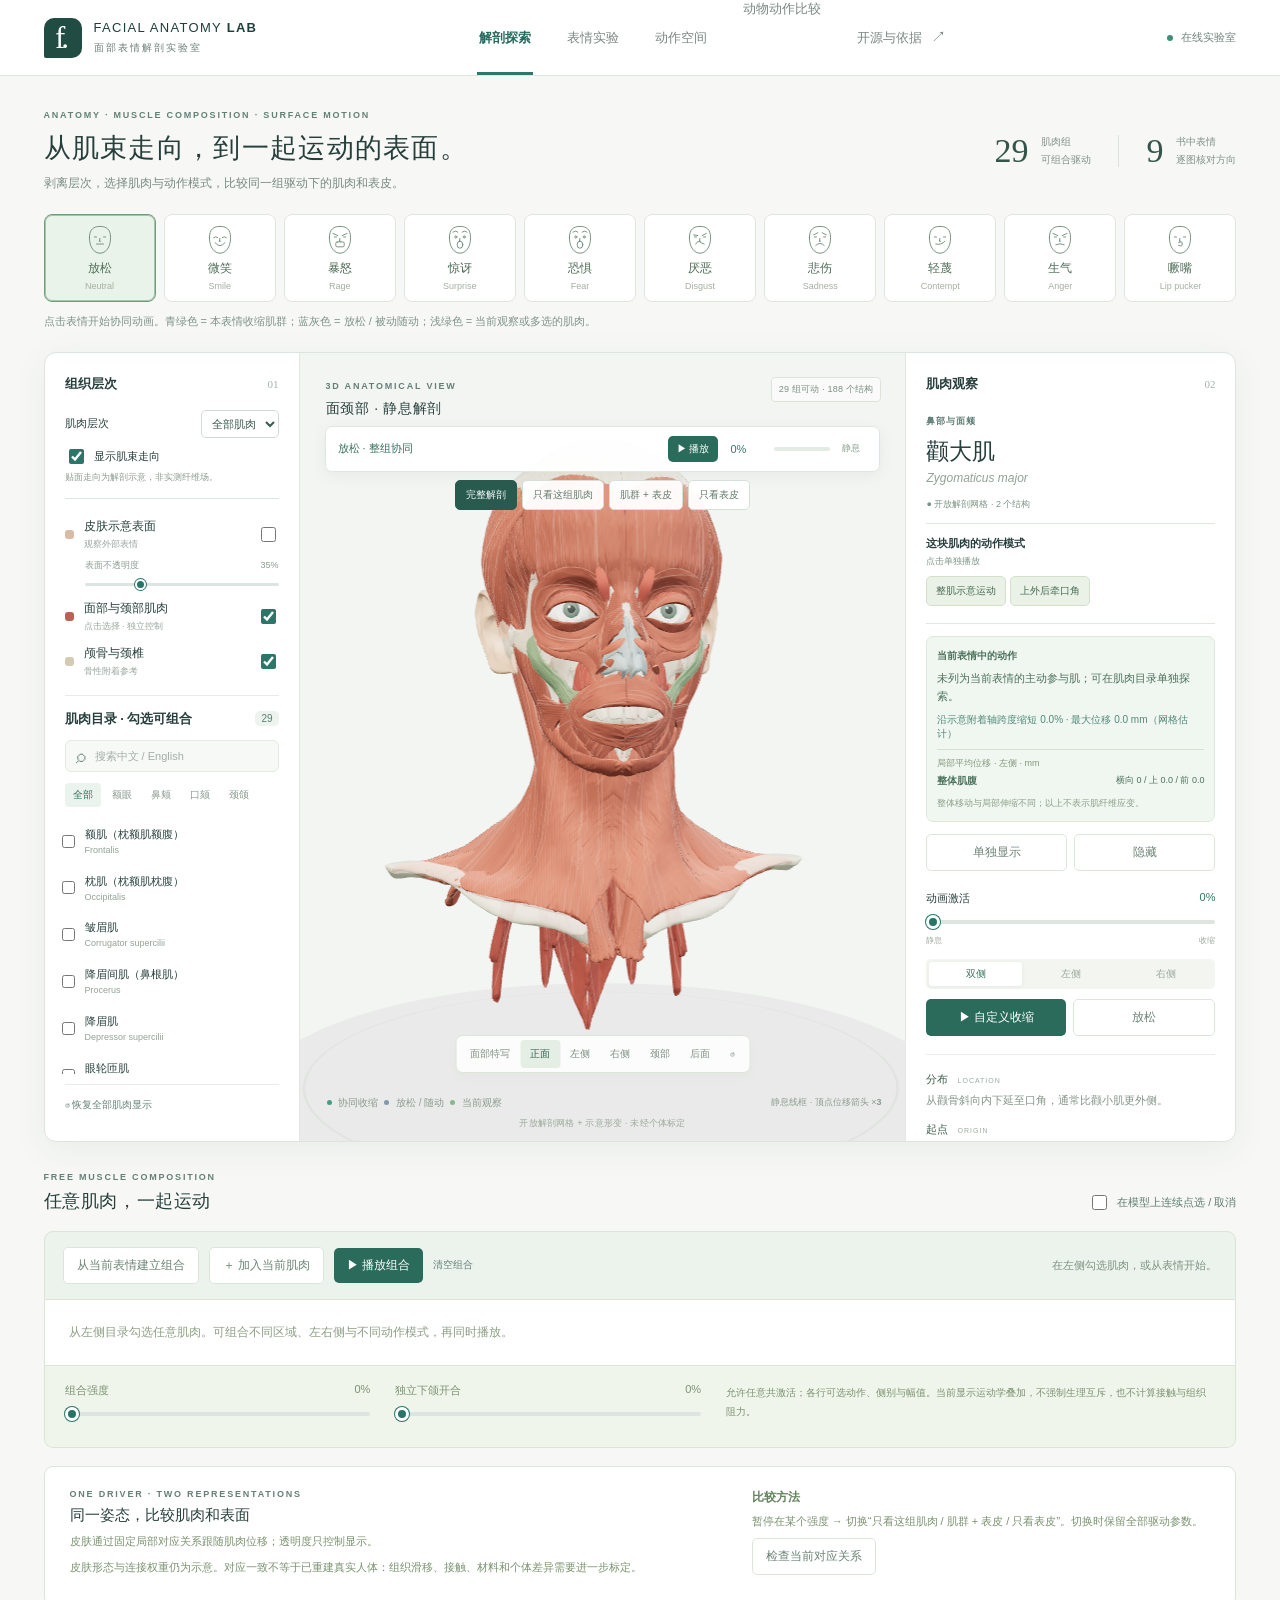
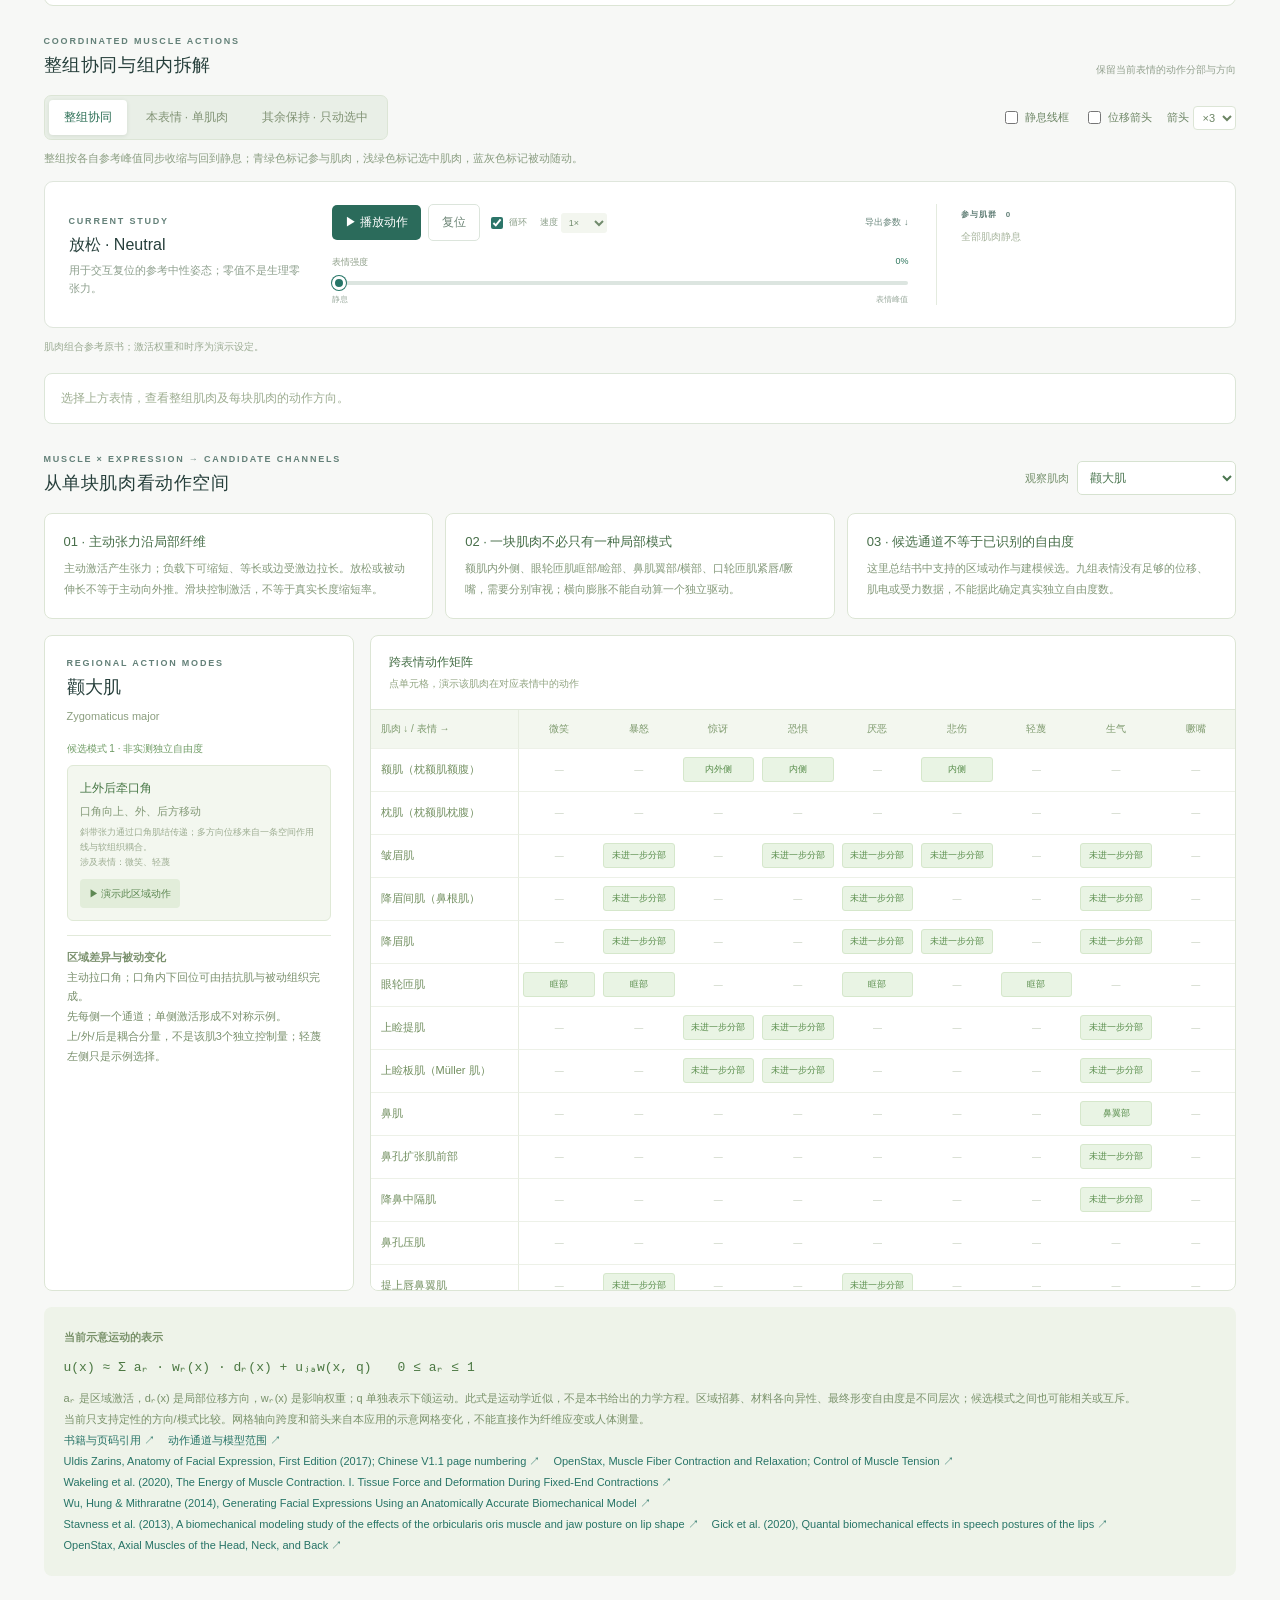
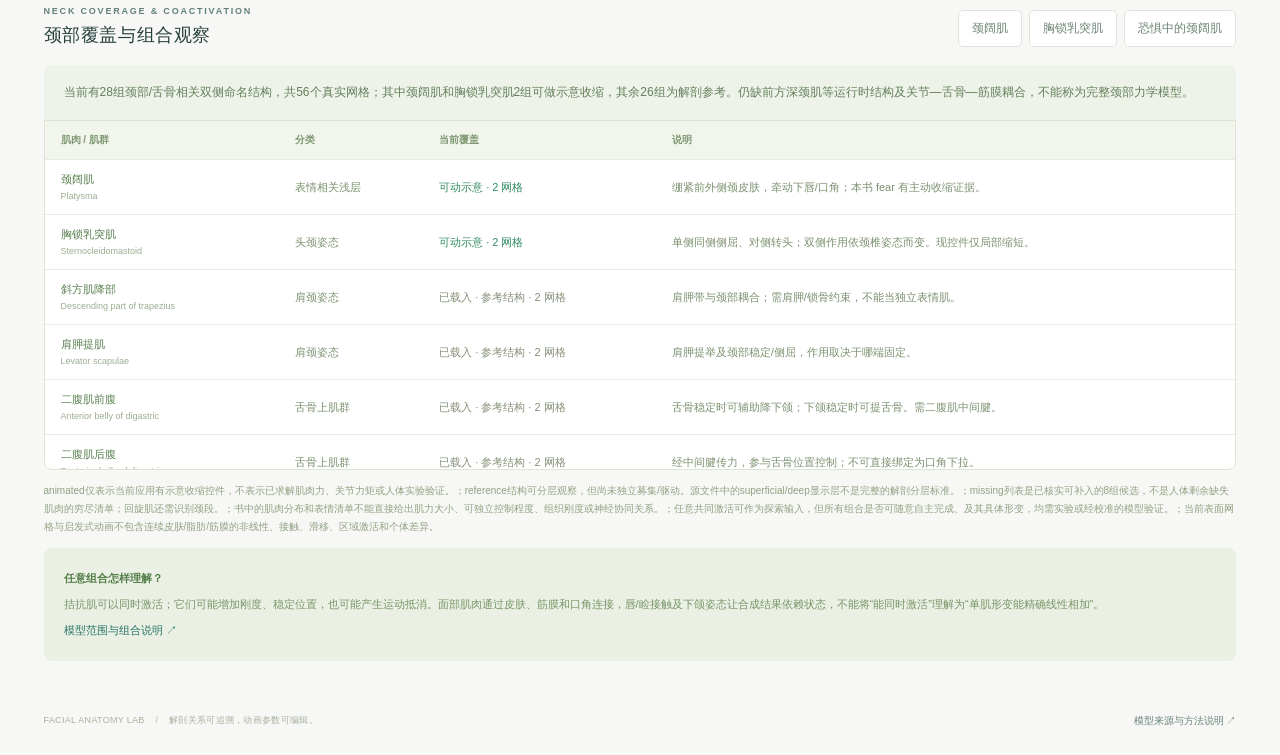
<file: index.html>
<!doctype html>
<html lang="zh-CN">
<head><meta charset="UTF-8"><meta name="viewport" content="width=device-width,initial-scale=1"><meta name="theme-color" content="#123a38"><title>面部表情解剖实验室 · Facial Anatomy Lab</title><link rel="stylesheet" href="styles.css"><link rel="stylesheet" href="exploration.css"><link rel="stylesheet" href="workbench.css"><link rel="icon" href="data:,"></head>
<body>
<header class="topbar"><a class="brand" href="./"><span class="brand-icon">f.</span><span>FACIAL ANATOMY <b>LAB</b><small>面部表情解剖实验室</small></span></a><nav aria-label="工作区"><button class="nav active" data-mode="anatomy">解剖探索</button><button class="nav" data-mode="expression">表情实验</button><button class="nav" id="dof-open">动作空间</button><a class="nav" href="animals.html" style="text-decoration:none">动物动作比较</a><button class="nav" id="sources-open">开源与依据 <span>↗</span></button></nav><span class="local-badge"><i></i> 在线实验室</span></header>
<main>
<section class="intro"><div><div class="eyebrow">ANATOMY · MUSCLE COMPOSITION · SURFACE MOTION</div><h1>从肌束走向，到一起运动的表面。</h1><p>剥离层次，选择肌肉与动作模式，比较同一组驱动下的肌肉和表皮。</p></div><div class="intro-meta"><b id="muscle-total">—</b><span>肌肉组<br>可组合驱动</span><span class="divider"></span><b id="expression-total">—</b><span>书中表情<br>逐图核对方向</span></div></section>
<section class="expression-picker" aria-label="按表情选择"><div class="expression-cards" id="expression-list"></div><p>点击表情开始协同动画。青绿色 = 本表情收缩肌群；蓝灰色 = 放松 / 被动随动；浅绿色 = 当前观察或多选的肌肉。</p></section>
<section class="workspace" aria-label="面部解剖交互工作区">
<aside class="panel left-panel">
<div class="panel-title"><h2>组织层次</h2><span class="index-label">01</span></div>
<div class="dissection-controls"><label>肌肉层次<select id="muscle-depth"><option value="all">全部肌肉</option><option value="superficial">浅层肌肉</option><option value="deep">深层肌肉</option><option value="neck">颈部范围</option></select></label><label class="fiber-option"><input id="show-fibers" type="checkbox" checked> 显示肌束走向</label><small>贴面走向为解剖示意，非实测纤维场。</small></div>
<div class="layers">
<label class="layer-row"><span class="layer-dot skin"></span><span>皮肤示意表面<small>观察外部表情</small></span><input id="layer-skin" type="checkbox" aria-label="显示皮肤层"></label>
<label class="opacity-control" for="skin-opacity">表面不透明度 <output id="skin-opacity-value">35%</output><input id="skin-opacity" type="range" min="0.1" max="1" step="0.05" value="0.35"></label>
<label class="layer-row"><span class="layer-dot muscles"></span><span>面部与颈部肌肉<small>点击选择 · 独立控制</small></span><input id="layer-muscles" type="checkbox" checked aria-label="显示肌肉层"></label>
<label class="layer-row"><span class="layer-dot bones"></span><span>颅骨与颈椎<small>骨性附着参考</small></span><input id="layer-bones" type="checkbox" checked aria-label="显示骨骼层"></label>
</div>
<div class="panel-title muscle-heading"><h2>肌肉目录 · 勾选可组合</h2><span id="visible-count" class="count">—</span></div>
<label class="searchbox"><span>⌕</span><input id="search-muscle" type="search" placeholder="搜索中文 / English" aria-label="搜索肌肉"></label>
<div class="region-filters" aria-label="按区域筛选"><button class="chip active" data-region="all">全部</button><button class="chip" data-region="upper">额眼</button><button class="chip" data-region="mid">鼻颊</button><button class="chip" data-region="lower">口颏</button><button class="chip" data-region="neck">颈颌</button></div>
<div id="muscle-list" class="muscle-list" aria-label="可选择的肌肉"></div>
<button id="restore-visible" class="text-button">↺ 恢复全部肌肉显示</button>
</aside>
<section class="stage" aria-label="三维模型">
<div class="stage-heading"><div><span class="tiny-label">3D ANATOMICAL VIEW</span><h2 id="stage-title">面颈部 · 分层解剖</h2></div><span class="stage-tag" id="model-status">载入模型中…</span></div>
<div class="stage-study"><span id="stage-study-label">静息参考</span><button id="stage-play" class="primary">▶ 播放表情</button><output id="stage-progress">0%</output><div class="stage-progress-track"><i id="stage-progress-fill"></i></div><span id="stage-phase">静息</span></div>
<div class="stage-display" aria-label="显示范围"><button data-display="context" class="active">完整解剖</button><button data-display="muscles">只看这组肌肉</button><button data-display="overlay">肌群 + 表皮</button><button data-display="surface">只看表皮</button></div>
<div id="viewer" role="img" aria-label="可旋转的头骨、面部肌肉和颈部肌肉三维模型"></div>
<div id="loading" class="loading"><span class="spinner"></span><b>正在装配解剖模型</b><span>加载网站网格与肌肉数据</span></div>
<div class="view-buttons" aria-label="视角"><button data-view="face">面部特写</button><button data-view="front" class="active">正面</button><button data-view="left">左侧</button><button data-view="right">右侧</button><button data-view="neck">颈部</button><button data-view="back">后面</button><button data-view="reset" title="恢复初始视角">↺</button></div>
<div class="stage-footer"><span><i class="legend-dot teal"></i> 协同收缩 <i class="legend-dot relaxed"></i> 放松 / 随动 <i class="legend-dot selected"></i> 当前观察</span><span>静息线框 · 顶点位移箭头 ×<b id="arrow-scale-label">3</b></span></div>
<div class="model-note">开放解剖网格 + 示意形变 · 未经个体标定</div>
</section>
<aside class="panel detail-panel">
<div class="panel-title"><h2>肌肉观察</h2><span class="index-label">02</span></div>
<div id="selected-region" class="eyebrow detail-region">面部肌肉</div><h2 id="selected-name" class="selected-name">选择一组肌肉</h2><p id="selected-en" class="selected-en">Select a muscle to explore</p>
<div id="geometry-badge" class="geometry-badge">模型与书中名称对应</div>
<div id="individual-modes" class="individual-modes"></div>
<div id="member-context" class="member-context"><b>当前表情中的动作</b><p id="member-action">选择表情，查看该肌肉在其中的作用。</p><small id="member-part"></small><output id="member-motion"></output><div id="member-regions" class="member-regions"></div></div>
<div class="selection-actions"><button id="isolate" class="secondary">单独显示</button><button id="hide-muscle" class="secondary">隐藏</button></div>
<div class="control-section"><div class="label-line"><label for="activation">动画激活</label><output id="activation-value">0%</output></div><input id="activation" type="range" min="0" max="1" step="0.01" value="0"><div class="range-labels"><span>静息</span><span>收缩</span></div><div class="side-control" aria-label="激活侧"><button data-side="both" class="active">双侧</button><button data-side="left">左侧</button><button data-side="right">右侧</button></div><div class="selection-actions"><button id="pulse-muscle" class="primary">▶ 收缩 / 放松</button><button id="relax-muscle" class="secondary">放松</button></div></div>
<dl class="anatomy-facts"><dt>分布 <span>LOCATION</span></dt><dd id="selected-distribution">—</dd><dt>起点 <span>ORIGIN</span></dt><dd id="selected-origin">—</dd><dt>止点 <span>INSERTION</span></dt><dd id="selected-insertion">—</dd><dt>动作 <span>ACTION</span></dt><dd id="selected-action">—</dd></dl>
<div class="book-source"><span>书中依据</span><span id="book-link">公开版保留页码引用</span><p id="selected-pages"></p></div>
<div class="detail-footnote">滑块表示动画激活参数；数值用于演示，不是书中测量的肌肉力或生理收缩率。左右均按模型本人的方向。</div>
</aside>
</section>
<section class="combination-section" id="combination-section"><div class="section-heading"><div><div class="eyebrow">FREE MUSCLE COMPOSITION</div><h2>任意肌肉，一起运动</h2></div><label class="multi-pick"><input type="checkbox" id="multi-pick"> 在模型上连续点选 / 取消</label></div><div class="combination-toolbar"><button id="combine-current" class="secondary">从当前表情建立组合</button><button id="combine-focused" class="secondary">＋ 加入当前肌肉</button><button id="combine-play" class="primary">▶ 播放组合</button><button id="combine-clear" class="text-button">清空组合</button><span id="combination-status">在左侧勾选肌肉，或从表情开始。</span></div><div id="combination-list" class="combination-list"></div><div class="combination-footer"><label>组合强度 <output id="combination-intensity-value">0%</output><input id="combination-intensity" type="range" min="0" max="1" step="0.01" value="0"></label><label>独立下颌开合 <output id="combination-jaw-value">0%</output><input id="combination-jaw" type="range" min="0" max="1" step="0.01" value="0"></label><p>允许任意共激活；各行可选动作、侧别与幅值。当前显示运动学叠加，不强制生理互斥，也不计算接触与组织阻力。</p></div></section>
<section class="surface-explanation"><div><div class="eyebrow">ONE DRIVER · TWO REPRESENTATIONS</div><h3>同一姿态，比较肌肉和表面</h3><p id="surface-binding-status">皮肤通过固定局部对应关系跟随肌肉位移；透明度只控制显示。</p><p>皮肤形态与连接权重仍为示意。对应一致不等于已重建真实人体：组织滑移、接触、材料和个体差异需要进一步标定。</p></div><div><b>比较方法</b><p>暂停在某个强度 → 切换“只看这组肌肉 / 肌群 + 表皮 / 只看表皮”。切换时保留全部驱动参数。</p><button id="binding-audit" class="secondary">检查当前对应关系</button><output id="binding-audit-result"></output></div></section>
<section class="expression-section"><div class="section-heading"><div><div class="eyebrow">COORDINATED MUSCLE ACTIONS</div><h2>整组协同与组内拆解</h2></div><span id="expression-caption">保留当前表情的动作分部与方向</span></div>
<div class="study-toolbar"><div class="study-modes" aria-label="表情研究方式"><button data-study-mode="ensemble" class="active">整组协同</button><button data-study-mode="solo">本表情 · 单肌肉</button><button data-study-mode="context">其余保持 · 只动选中</button></div><div class="analysis-options"><label><input id="show-ghost" type="checkbox"> 静息线框</label><label><input id="show-arrows" type="checkbox"> 位移箭头</label><label>箭头 <select id="arrow-gain"><option value="1">×1</option><option value="3" selected>×3</option><option value="5">×5</option></select></label></div></div><p id="study-explanation" class="study-explanation">整组肌肉按各自参考强度同步变化；数值暂为可编辑的示意设定。</p>
<div class="animation-panel"><div class="animation-info"><span class="tiny-label">CURRENT STUDY</span><h3 id="expression-name">中性 · Neutral</h3><p id="expression-description">所有肌肉处于静息状态。</p></div><div class="playback"><div class="playback-top"><button id="play-expression" class="primary">▶ 播放表情</button><button id="reset-all" class="secondary">复位</button><label class="loop-label"><input id="loop" type="checkbox" checked> 循环</label><label class="speed-label">速度 <select id="speed"><option value="0.5">0.5×</option><option value="1" selected>1×</option><option value="1.5">1.5×</option></select></label><button id="export-pose" class="text-button" title="导出当前肌肉激活参数">导出参数 ↓</button></div><div class="timeline-label"><label for="expression-intensity">表情强度</label><output id="intensity-value">0%</output></div><input id="expression-intensity" type="range" min="0" max="1" step="0.01" value="0"><div class="range-labels"><span>静息</span><span>表情峰值</span></div></div><div class="active-muscles"><div class="tiny-label">参与肌群 <span id="active-count">0</span></div><div id="active-muscle-tags"><span class="empty-note">选择表情后显示</span></div></div></div>
<div class="expression-evidence"><span id="expression-evidence"></span></div>
<div id="cooperation-table" class="cooperation-table"></div>
</section>
<section id="action-space" class="action-space"><div class="section-heading"><div><div class="eyebrow">MUSCLE × EXPRESSION → CANDIDATE CHANNELS</div><h2>从单块肌肉看动作空间</h2></div><label class="dof-muscle-label">观察肌肉 <select id="dof-muscle"></select></label></div><div id="dof-principles" class="dof-principles"></div><div class="dof-layout"><div id="dof-detail" class="dof-detail"></div><div class="matrix-panel"><div class="matrix-caption">跨表情动作矩阵 <span>点单元格，演示该肌肉在对应表情中的动作</span></div><div id="dof-matrix" class="dof-matrix"></div></div></div><div id="dof-boundary" class="dof-boundary"></div></section>
<section id="neck-coverage" class="neck-coverage"><div class="section-heading"><div><div class="eyebrow">NECK COVERAGE & COACTIVATION</div><h2>颈部覆盖与组合观察</h2></div><div class="neck-shortcuts"><button data-neck-demo="platysma" class="secondary">颈阔肌</button><button data-neck-demo="sternocleidomastoid" class="secondary">胸锁乳突肌</button><button id="neck-fear" class="secondary">恐惧中的颈阔肌</button></div></div><div id="neck-coverage-content"></div><div class="research-note"><b>任意组合怎样理解？</b><p>拮抗肌可以同时激活；它们可能增加刚度、稳定位置，也可能产生运动抵消。面部肌肉通过皮肤、筋膜和口角连接，唇/睑接触及下颌姿态让合成结果依赖状态，不能将“能同时激活”理解为“单肌形变能精确线性相加”。</p><a href="methods.html#limits" target="_blank">模型范围与组合说明 ↗</a></div></section>
<footer><span>FACIAL ANATOMY LAB <b> / </b> 解剖关系可追溯，动画参数可编辑。</span><button class="text-button" id="methods-open">模型来源与方法说明 ↗</button></footer>
</main>
<dialog id="sources-dialog"><div class="dialog-head"><div><div class="eyebrow">SOURCES & METHODS</div><h2>开源组件与复刻依据</h2></div><button data-close="sources-dialog" class="close-button" aria-label="关闭来源窗口">×</button></div><div id="sources-content"></div></dialog>
<div id="toast" role="status" aria-live="polite"></div>
<script src="vendor/three.min.js"></script><script src="skin-binding.js"></script><script src="viewer.js"></script><script src="muscle-display.js"></script><script src="exploration.js"></script><script src="workbench.js"></script><script src="app.js"></script>
</body></html>
</file>
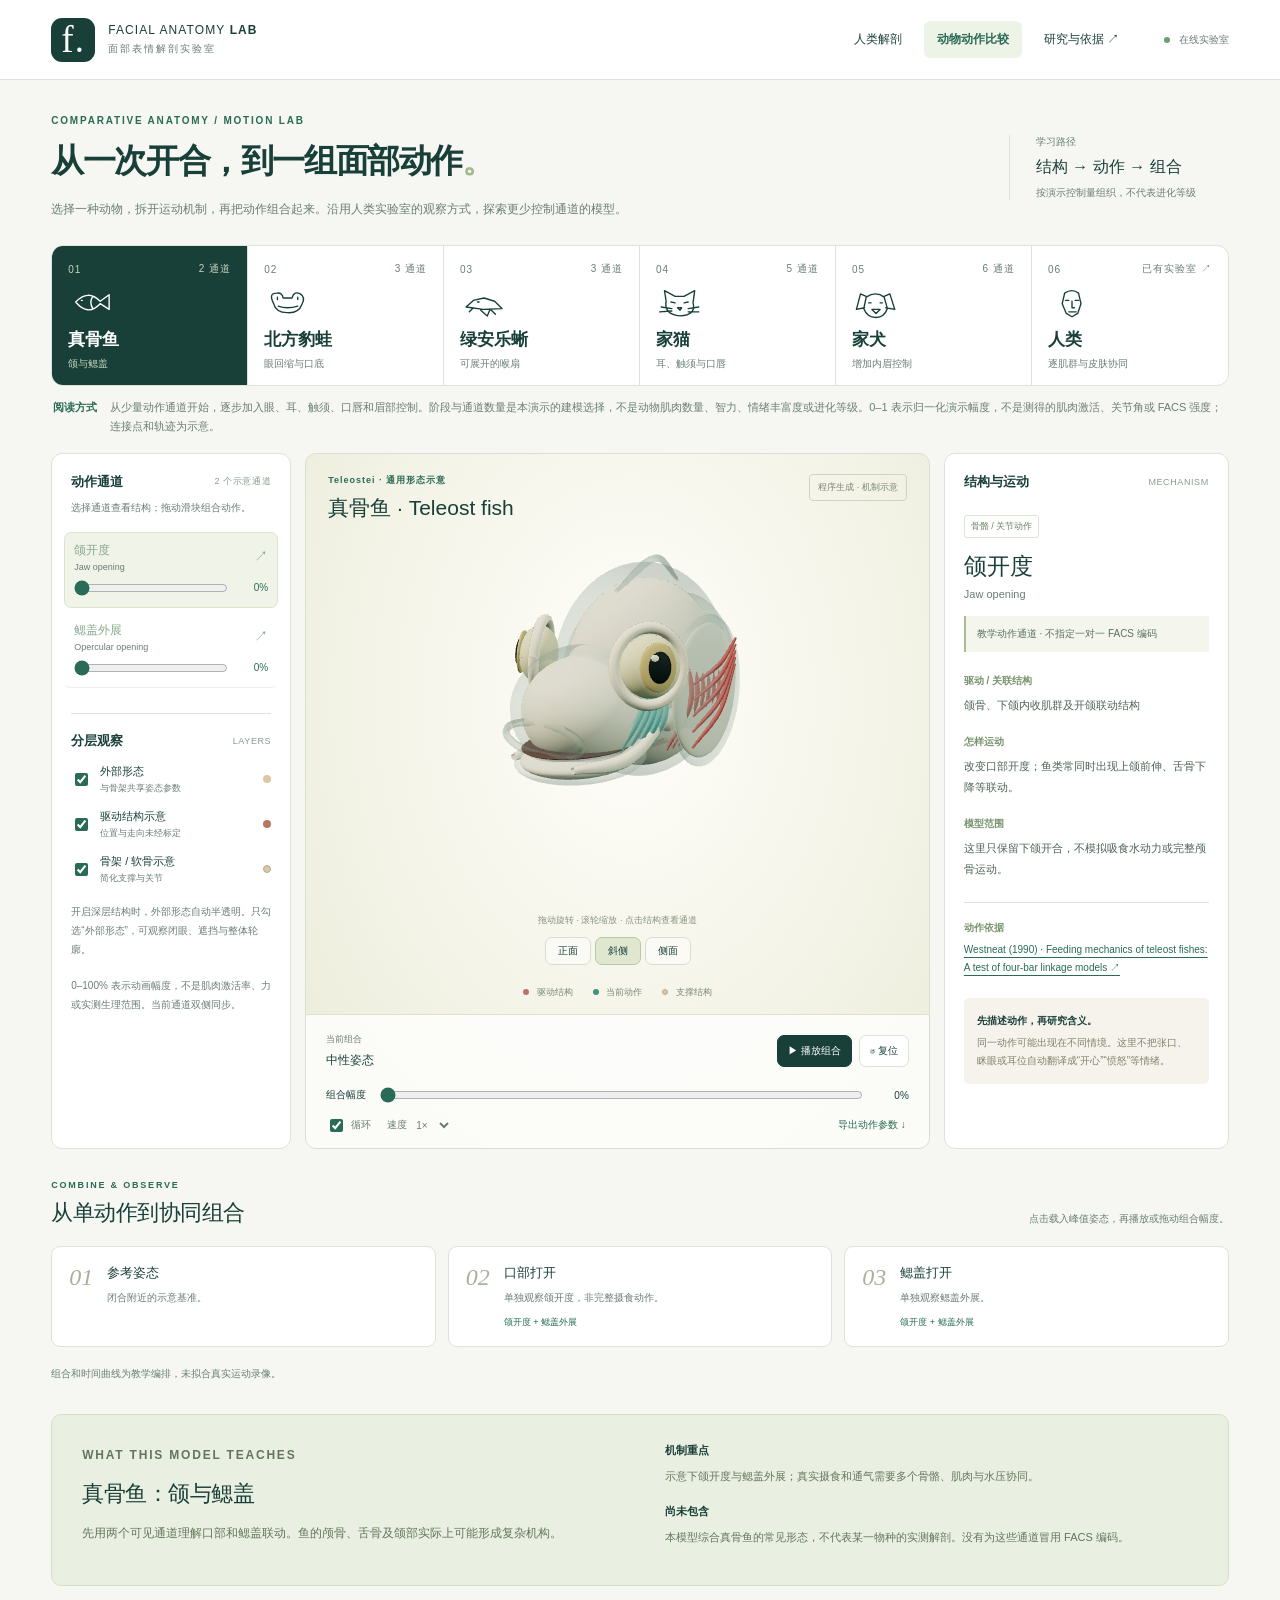
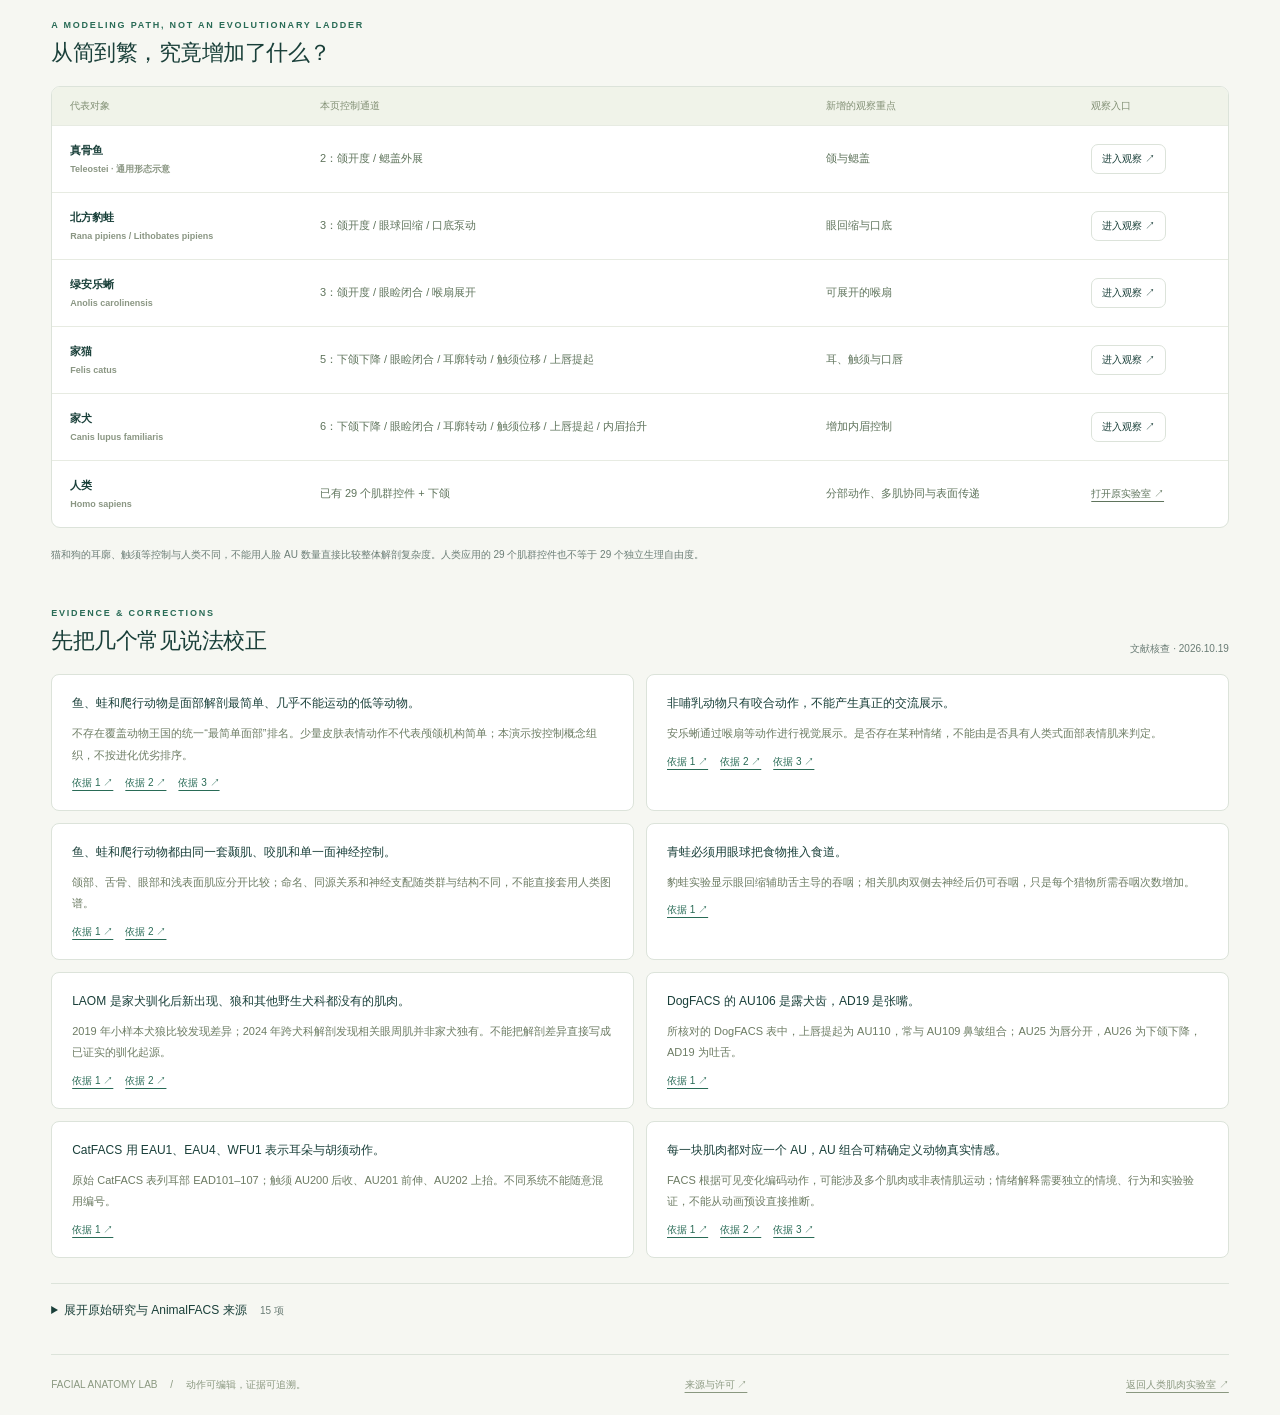
<file: animals.html>
<!doctype html>
<html lang="zh-CN">
<head>
  <meta charset="UTF-8"><meta name="viewport" content="width=device-width,initial-scale=1">
  <meta name="theme-color" content="#153d38"><title>动物面部动作 · Facial Anatomy Lab</title>
  <link rel="stylesheet" href="animals.css"><link rel="icon" href="data:,">
</head>
<body>
  <header class="topbar"><a class="brand" href="./"><span class="brand-mark">f.</span><span>FACIAL ANATOMY <b>LAB</b><small>面部表情解剖实验室</small></span></a><nav aria-label="工作区"><a href="./">人类解剖</a><a href="animals.html" aria-current="page">动物动作比较</a><a href="#evidence">研究与依据 ↗</a></nav><span class="local-tag"><i></i> 在线实验室</span></header>
  <main>
    <section class="intro"><div><p class="eyebrow">COMPARATIVE ANATOMY / MOTION LAB</p><h1>从一次开合，到一组面部动作<span>。</span></h1><p class="intro-copy">选择一种动物，拆开运动机制，再把动作组合起来。沿用人类实验室的观察方式，探索更少控制通道的模型。</p></div><div class="intro-aside"><span>学习路径</span><b>结构 → 动作 → 组合</b><small>按演示控制量组织，不代表进化等级</small></div></section>
    <section class="species-path" id="species-path" aria-label="选择动物"><p>正在载入动物动作资料…</p></section>
    <div class="path-note"><span>阅读方式</span><p id="framing">通道数量是本模型的设计选择，不是动物的肌肉总数、真实自由度或情感复杂度。</p></div>
    <section class="lab" aria-label="动物面部动作实验室">
      <aside class="panel controls-panel">
        <div class="panel-heading"><h2>动作通道</h2><span id="channel-count">—</span></div>
        <p class="panel-caption">选择通道查看结构；拖动滑块组合动作。</p>
        <div id="channel-list"></div>
        <div class="layer-controls"><div class="panel-heading"><h2>分层观察</h2><span>LAYERS</span></div><label><input id="layer-skin" type="checkbox" checked><span>外部形态<small>与骨架共享姿态参数</small></span><i class="swatch skin"></i></label><label><input id="layer-muscles" type="checkbox" checked><span>驱动结构示意<small>位置与走向未经标定</small></span><i class="swatch muscle"></i></label><label><input id="layer-bones" type="checkbox" checked><span>骨架 / 软骨示意<small>简化支撑与关节</small></span><i class="swatch bone"></i></label></div>
        <p class="small-note">开启深层结构时，外部形态自动半透明。只勾选“外部形态”，可观察闭眼、遮挡与整体轮廓。</p>
        <p class="small-note">0–100% 表示动画幅度，不是肌肉激活率、力或实测生理范围。当前通道双侧同步。</p>
      </aside>
      <section class="stage">
        <div class="stage-heading"><div><p class="eyebrow" id="species-latin">COMPARATIVE MODEL</p><h2 id="species-title">载入中</h2></div><span class="model-badge">程序生成 · 机制示意</span></div>
        <div id="animal-viewer" role="img" aria-label="可旋转的动物头部三维动作模型"></div>
        <div class="canvas-note" id="canvas-status" role="status">拖动旋转 · 滚轮缩放 · 点击结构查看通道</div>
        <div class="view-tools" aria-label="模型视角"><button data-view="front">正面</button><button class="active" data-view="threequarter">斜侧</button><button data-view="side">侧面</button></div>
        <div class="stage-legend"><span><i class="swatch muscle"></i> 驱动结构</span><span><i class="swatch active"></i> 当前动作</span><span><i class="swatch bone"></i> 支撑结构</span></div>
        <div class="playback"><div class="playback-head"><div><small>当前组合</small><strong id="preset-title">中性姿态</strong></div><button class="primary" id="play-motion">▶ 播放组合</button><button id="reset-motion">↺ 复位</button></div><div class="timeline"><label for="master-intensity">组合幅度</label><input type="range" id="master-intensity" min="0" max="1" step="0.01" value="0"><output id="master-value">0%</output></div><div class="playback-options"><label><input id="loop-motion" type="checkbox" checked> 循环</label><label>速度 <select id="motion-speed"><option value="0.5">0.5×</option><option value="1" selected>1×</option><option value="1.5">1.5×</option></select></label><button class="text-button" id="export-animal">导出动作参数 ↓</button></div></div>
      </section>
      <aside class="panel detail-panel"><div class="panel-heading"><h2>结构与运动</h2><span>MECHANISM</span></div><span class="type-tag" id="channel-kind">—</span><h3 id="channel-title">—</h3><p class="english" id="channel-en">—</p><div class="code-badge" id="channel-code"></div><dl><dt>驱动 / 关联结构</dt><dd id="channel-structure">—</dd><dt>怎样运动</dt><dd id="channel-mechanism">—</dd><dt>模型范围</dt><dd id="channel-limit">—</dd></dl><div class="detail-sources"><span>动作依据</span><div id="channel-sources"></div></div><div class="interpretation"><b>先描述动作，再研究含义。</b><p>同一动作可能出现在不同情境。这里不把张口、眯眼或耳位自动翻译成“开心”“愤怒”等情绪。</p></div></aside>
    </section>
    <section class="presets-section"><div class="section-heading"><div><p class="eyebrow">COMBINE & OBSERVE</p><h2>从单动作到协同组合</h2></div><p>点击载入峰值姿态，再播放或拖动组合幅度。</p></div><div class="preset-grid" id="preset-list"></div><p class="small-note" id="preset-note">组合和时间曲线为教学编排，未拟合真实运动录像。</p></section>
    <section class="species-explanation"><div><p class="eyebrow">WHAT THIS MODEL TEACHES</p><h2 id="about-title">—</h2><p id="species-summary">—</p></div><div><h3>机制重点</h3><p id="species-mechanism">—</p><h3>尚未包含</h3><p id="species-limit">—</p></div></section>
    <section id="comparison" class="comparison-section"><div class="section-heading"><div><p class="eyebrow">A MODELING PATH, NOT AN EVOLUTIONARY LADDER</p><h2>从简到繁，究竟增加了什么？</h2></div></div><div class="table-scroll"><table><thead><tr><th>代表对象</th><th>本页控制通道</th><th>新增的观察重点</th><th>观察入口</th></tr></thead><tbody id="comparison-body"></tbody></table></div><p class="small-note">猫和狗的耳廓、触须等控制与人类不同，不能用人脸 AU 数量直接比较整体解剖复杂度。人类应用的 29 个肌群控件也不等于 29 个独立生理自由度。</p></section>
    <section id="evidence" class="evidence-section"><div class="section-heading"><div><p class="eyebrow">EVIDENCE & CORRECTIONS</p><h2>先把几个常见说法校正</h2></div><span class="research-date">文献核查 · 2026.10.19</span></div><div id="correction-list" class="correction-grid"></div><details class="sources-details"><summary>展开原始研究与 AnimalFACS 来源 <span id="source-count"></span></summary><div id="source-list" class="source-list"></div></details></section>
    <footer><span>FACIAL ANATOMY LAB <b>/</b> 动作可编辑，证据可追溯。</span><a href="methods.html#sources" target="_blank" rel="noopener">来源与许可 ↗</a><a href="./">返回人类肌肉实验室 ↗</a></footer>
  </main>
  <div id="animal-toast" role="status" aria-live="polite"></div>
  <script src="vendor/three.min.js"></script><script src="animal-viewer.js"></script><script src="animals.js"></script>
</body>
</html>
</file>
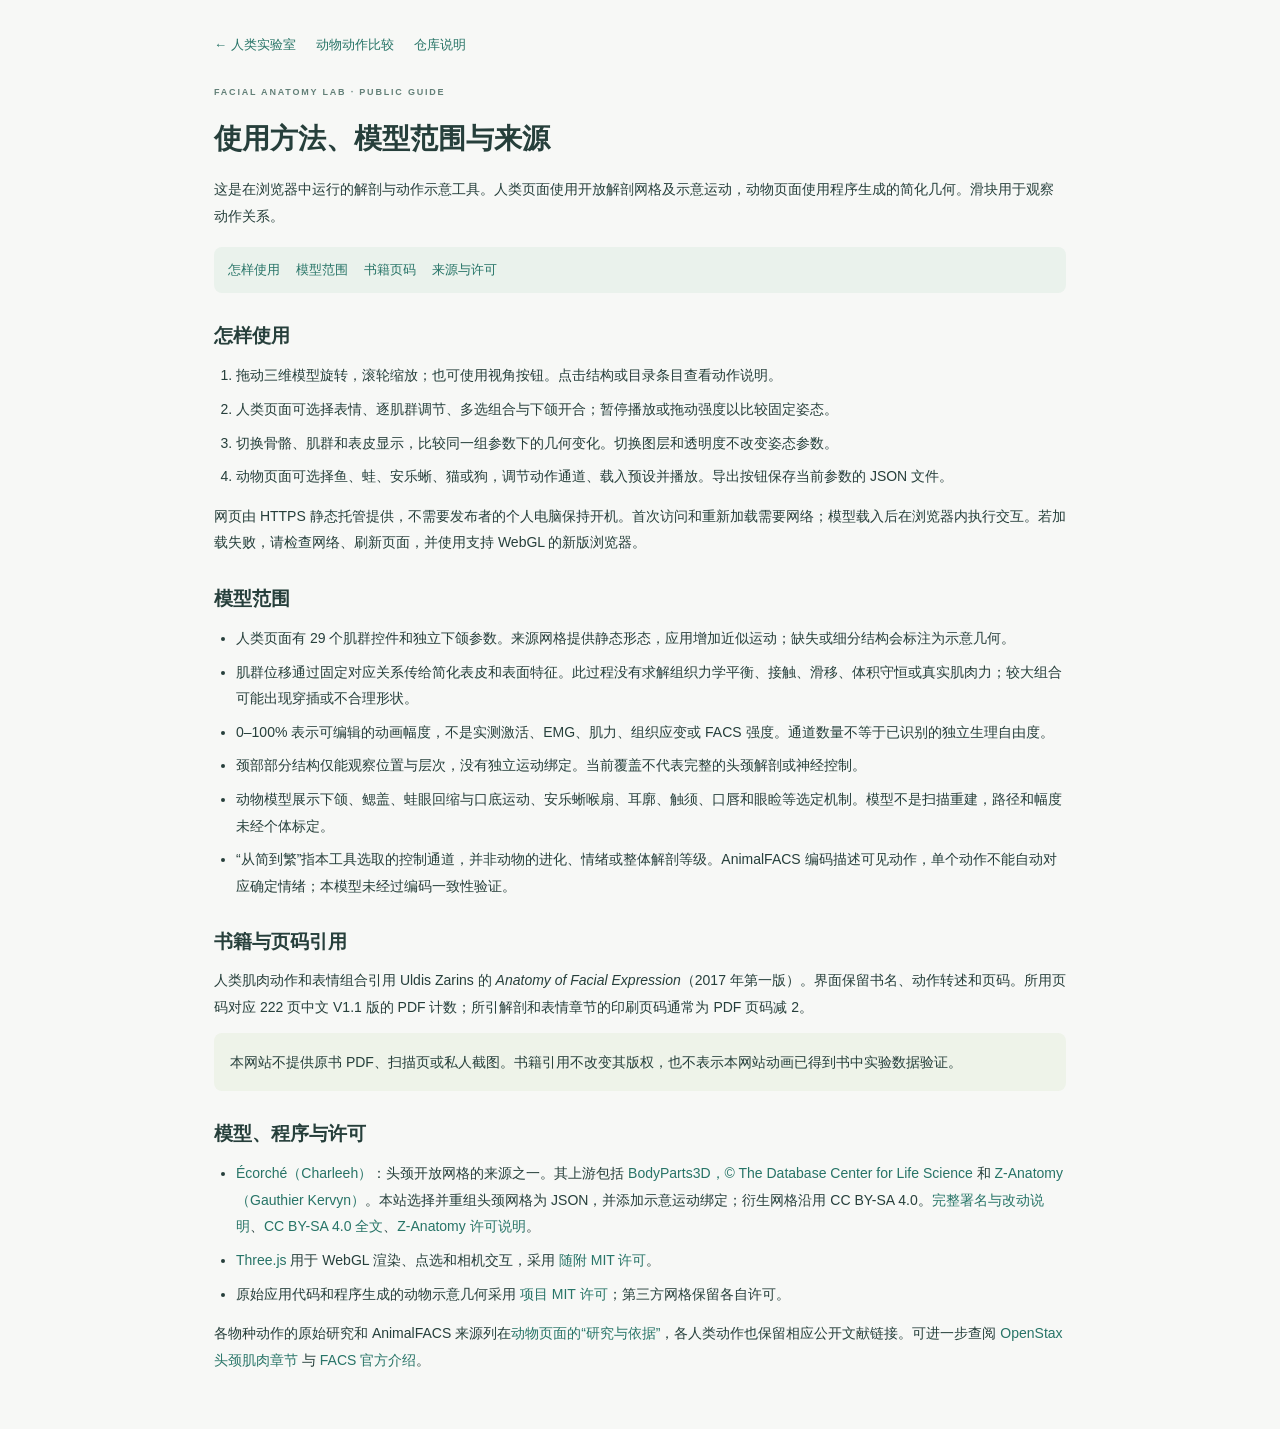
<file: methods.html>
<!doctype html>
<html lang="zh-CN">
<head><meta charset="utf-8"><meta name="viewport" content="width=device-width,initial-scale=1"><title>使用、模型范围与来源 · Facial Anatomy Lab</title><link rel="stylesheet" href="styles.css"><link rel="icon" href="data:,"><style>main{max-width:900px;padding:36px 24px 56px}h1{font-size:28px;line-height:1.4;margin:18px 0}h2{font-size:19px;margin:30px 0 12px}p,li{font-size:14px;line-height:1.9}p+p{margin-top:12px}ul,ol{padding-left:22px}li+li{margin-top:7px}.doc-nav{display:flex;gap:20px;flex-wrap:wrap}.doc-links{margin:18px 0 28px;padding:14px;background:#eaf2ec;border-radius:8px;display:flex;gap:16px;flex-wrap:wrap}section{scroll-margin-top:20px}.notice{padding:16px;background:#eef3e9;border-radius:8px}</style></head>
<body><main>
<nav class="doc-nav" aria-label="实验室导航"><a href="./">← 人类实验室</a><a href="animals.html">动物动作比较</a><a href="README.md">仓库说明</a></nav>
<p class="eyebrow" style="margin-top:30px">FACIAL ANATOMY LAB · PUBLIC GUIDE</p>
<h1>使用方法、模型范围与来源</h1>
<p>这是在浏览器中运行的解剖与动作示意工具。人类页面使用开放解剖网格及示意运动，动物页面使用程序生成的简化几何。滑块用于观察动作关系。</p>
<nav class="doc-links" aria-label="本页目录"><a href="#usage">怎样使用</a><a href="#limits">模型范围</a><a href="#book">书籍页码</a><a href="#sources">来源与许可</a></nav>
<section id="usage"><h2>怎样使用</h2><ol><li>拖动三维模型旋转，滚轮缩放；也可使用视角按钮。点击结构或目录条目查看动作说明。</li><li>人类页面可选择表情、逐肌群调节、多选组合与下颌开合；暂停播放或拖动强度以比较固定姿态。</li><li>切换骨骼、肌群和表皮显示，比较同一组参数下的几何变化。切换图层和透明度不改变姿态参数。</li><li>动物页面可选择鱼、蛙、安乐蜥、猫或狗，调节动作通道、载入预设并播放。导出按钮保存当前参数的 JSON 文件。</li></ol><p>网页由 HTTPS 静态托管提供，不需要发布者的个人电脑保持开机。首次访问和重新加载需要网络；模型载入后在浏览器内执行交互。若加载失败，请检查网络、刷新页面，并使用支持 WebGL 的新版浏览器。</p></section>
<section id="limits"><h2>模型范围</h2><ul><li>人类页面有 29 个肌群控件和独立下颌参数。来源网格提供静态形态，应用增加近似运动；缺失或细分结构会标注为示意几何。</li><li>肌群位移通过固定对应关系传给简化表皮和表面特征。此过程没有求解组织力学平衡、接触、滑移、体积守恒或真实肌肉力；较大组合可能出现穿插或不合理形状。</li><li>0–100% 表示可编辑的动画幅度，不是实测激活、EMG、肌力、组织应变或 FACS 强度。通道数量不等于已识别的独立生理自由度。</li><li>颈部部分结构仅能观察位置与层次，没有独立运动绑定。当前覆盖不代表完整的头颈解剖或神经控制。</li><li>动物模型展示下颌、鳃盖、蛙眼回缩与口底运动、安乐蜥喉扇、耳廓、触须、口唇和眼睑等选定机制。模型不是扫描重建，路径和幅度未经个体标定。</li><li>“从简到繁”指本工具选取的控制通道，并非动物的进化、情绪或整体解剖等级。AnimalFACS 编码描述可见动作，单个动作不能自动对应确定情绪；本模型未经过编码一致性验证。</li></ul></section>
<section id="book"><h2>书籍与页码引用</h2><p>人类肌肉动作和表情组合引用 Uldis Zarins 的 <i>Anatomy of Facial Expression</i>（2017 年第一版）。界面保留书名、动作转述和页码。所用页码对应 222 页中文 V1.1 版的 PDF 计数；所引解剖和表情章节的印刷页码通常为 PDF 页码减 2。</p><p class="notice">本网站不提供原书 PDF、扫描页或私人截图。书籍引用不改变其版权，也不表示本网站动画已得到书中实验数据验证。</p></section>
<section id="sources"><h2>模型、程序与许可</h2><ul><li><a href="https://github.com/Charleeh/ecorche" target="_blank" rel="noopener">Écorché（Charleeh）</a>：头颈开放网格的来源之一。其上游包括 <a href="https://dbarchive.biosciencedbc.jp/en/bodyparts3d/" target="_blank" rel="noopener">BodyParts3D，© The Database Center for Life Science</a> 和 <a href="https://www.z-anatomy.com/" target="_blank" rel="noopener">Z-Anatomy（Gauthier Kervyn）</a>。本站选择并重组头颈网格为 JSON，并添加示意运动绑定；衍生网格沿用 CC BY-SA 4.0。<a href="assets/source-models/ecorche/ATTRIBUTION.md">完整署名与改动说明</a>、<a href="assets/source-models/ecorche/LICENSES/CC-BY-SA-4.0.txt">CC BY-SA 4.0 全文</a>、<a href="assets/source-models/z-anatomy/License.txt">Z-Anatomy 许可说明</a>。</li><li><a href="https://github.com/mrdoob/three.js" target="_blank" rel="noopener">Three.js</a> 用于 WebGL 渲染、点选和相机交互，采用 <a href="vendor/LICENSE-three.txt">随附 MIT 许可</a>。</li><li>原始应用代码和程序生成的动物示意几何采用 <a href="LICENSE">项目 MIT 许可</a>；第三方网格保留各自许可。</li></ul><p>各物种动作的原始研究和 AnimalFACS 来源列在<a href="animals.html#evidence">动物页面的“研究与依据”</a>，各人类动作也保留相应公开文献链接。可进一步查阅 <a href="https://openstax.org/books/anatomy-and-physiology-2e/pages/11-3-axial-muscles-of-the-head-neck-and-back" target="_blank" rel="noopener">OpenStax 头颈肌肉章节</a> 与 <a href="https://www.paulekman.com/facial-action-coding-system/" target="_blank" rel="noopener">FACS 官方介绍</a>。</p></section>
</main></body></html>
</file>
<file: styles.css>
@font-face{font-family:LabSans;src:local('Aptos'),local('Segoe UI')}*{box-sizing:border-box}body{margin:0;background:#f7f8f6;color:#263f3b;font-family:LabSans,'Segoe UI','Microsoft YaHei',sans-serif;font-size:13px}button,input,select{font:inherit}button,a,input,select{-webkit-tap-highlight-color:transparent}button{cursor:pointer}button{transition:background .18s,color .18s,box-shadow .18s}button:disabled{opacity:.5;cursor:wait}button:focus-visible,a:focus-visible,input:focus-visible,select:focus-visible{outline:3px solid #6db9ac;outline-offset:3px}a{color:#277467;text-decoration:none}button{color:inherit}h1,h2,h3,p{margin:0}button{border:0}input[type=range]{appearance:none;width:100%;height:4px;background:#dce5e0;border-radius:4px;accent-color:#267567;cursor:pointer;margin:14px 0}input[type=range]::-webkit-slider-thumb{appearance:none;width:14px;height:14px;border:3px solid #fff;background:#267567;border-radius:50%;box-shadow:0 0 0 1px #267567}input[type=checkbox]{accent-color:#2c7569;width:15px;height:15px;cursor:pointer}input[type=search]::-webkit-search-cancel-button{cursor:pointer}.topbar{height:76px;padding:0 3.4%;border-bottom:1px solid #dfe6e0;display:flex;align-items:center;justify-content:space-between;background:#fff}.brand{display:flex;align-items:center;gap:12px;color:#1e403a;font-size:13px;letter-spacing:1.3px}.brand small{display:block;letter-spacing:2px;font-size:10px;margin-top:6px;color:#6d7f79}.brand-icon{display:grid;place-items:center;width:38px;height:40px;background:#204c43;color:#fff;font-family:Georgia,serif;font-size:31px;letter-spacing:-4px;padding-right:5px;border-radius:10px 10px 10px 2px}.topbar nav{height:100%;display:flex;gap:22px}.nav{height:100%;background:none;color:#7b8883;font-size:13px;position:relative;padding:0 7px}.nav.active{color:#236b5e;font-weight:600}.nav.active:after{position:absolute;content:'';height:3px;background:#2e7869;bottom:0;left:5px;right:5px}.nav span{font-size:15px;margin-left:6px}.local-badge{font-size:11px;color:#74857d;display:flex;gap:8px;align-items:center}.local-badge i{width:6px;height:6px;background:#3a9176;border-radius:50%}main{max-width:1800px;margin:auto;padding:34px 3.4% 0}.intro{display:flex;align-items:center;justify-content:space-between;margin-bottom:28px}.eyebrow,.tiny-label{font-size:9px;letter-spacing:1.8px;font-weight:600;color:#638078}.intro h1{font-size:28px;letter-spacing:1.3px;font-weight:500;margin:10px 0 9px}.intro p{font-size:12px;color:#798a82}.intro-meta{display:flex;align-items:center;gap:13px;color:#819087}.intro-meta b{font-family:Georgia,serif;font-size:34px;font-weight:400;color:#34554b}.intro-meta span{font-size:10px;line-height:1.8}.intro-meta .divider{height:32px;width:1px;background:#d9e1da;margin:0 14px}.workspace{display:grid;grid-template-columns:246px minmax(300px,1fr) 280px;border:1px solid #dce4de;border-radius:12px;overflow:hidden;background:#fff;height:657px;box-shadow:0 8px 35px #223e3010}.panel{padding:22px 20px;min-width:0}.panel-title{display:flex;align-items:center;justify-content:space-between;margin-bottom:17px}.panel-title h2{font-size:13px;font-weight:600}.index-label{color:#a4b0a8;font:11px Georgia}.left-panel{display:flex;flex-direction:column;border-right:1px solid #e2e7e1}.layers{padding-bottom:17px;border-bottom:1px solid #e8ece7}.layer-row{display:flex;align-items:center;gap:10px;padding:6px 0;font-size:12px}.layer-row input{margin-left:auto}.layer-row small{display:block;font-size:9px;color:#9aA69e;margin-top:3px}.layer-dot{height:9px;width:9px;border-radius:3px;flex-shrink:0}.layer-dot.skin{background:#d9bca5}.layer-dot.muscles{background:#b96357}.layer-dot.bones{background:#d3cbb4}.opacity-control{display:grid;grid-template-columns:1fr auto;align-items:center;padding:2px 0 6px 20px;font-size:9px;color:#8b9b92;gap:4px}.opacity-control input{grid-column:1/3;margin:7px 0 2px;height:3px}.opacity-control input::-webkit-slider-thumb{width:11px;height:11px;border-width:2px}.muscle-heading{margin-top:20px;margin-bottom:12px}.count{font-size:10px;background:#edf3ee;color:#598173;border-radius:5px;padding:2px 6px}.searchbox{display:flex;align-items:center;gap:7px;background:#f7f9f6;border:1px solid #e5eae4;border-radius:6px;padding:8px 10px}.searchbox span{font-size:19px;color:#7b9184;line-height:14px}.searchbox input{border:0;background:none;width:100%;outline:none;font-size:11px;color:#496158}.searchbox input::placeholder{color:#a3aea6}.region-filters{display:flex;gap:3px;margin:11px 0}.chip{font-size:10px;border-radius:4px;padding:5px 8px;background:transparent;color:#8a9990}.chip.active{background:#eaf3ed;color:#2e705d}.muscle-list{flex:1;min-height:0;overflow-y:auto;scrollbar-width:thin;scrollbar-color:#d5e0d6 transparent;margin:0 -8px}.muscle-item{width:100%;display:flex;align-items:center;gap:8px;background:none;text-align:left;padding:9px 8px;border-radius:6px;position:relative}.muscle-item:hover{background:#f2f6f1}.muscle-item.selected{background:#eaf3ed}.muscle-item .muscle-mark{width:5px;height:5px;border-radius:50%;background:#c4cfc5;flex-shrink:0}.muscle-item.selected .muscle-mark{background:#2a7c67}.muscle-item strong{display:block;font-size:11px;font-weight:500}.muscle-item small{display:block;font-size:9px;color:#93a296;margin-top:3px;line-height:1.2}.muscle-item .activation-mini{font-size:9px;color:#4a8d73;margin-left:auto}.muscle-item.is-hidden{opacity:.45}.text-button{background:none;color:#658378;font-size:10px;padding:7px 0}.left-panel>.text-button{margin-top:10px;border-top:1px solid #e8ece7;padding-top:13px;text-align:left}.stage{position:relative;overflow:hidden;background:radial-gradient(ellipse at 50% 45%,#fcfcf9,#eff2ed)}.stage-heading{position:absolute;top:24px;left:26px;right:24px;display:flex;justify-content:space-between;align-items:flex-start;z-index:2;pointer-events:none}.stage-heading h2{font-size:13px;font-weight:500;letter-spacing:.7px;margin-top:8px}.stage-tag{font-size:9px;letter-spacing:.2px;color:#7c8f80;border:1px solid #dce4d8;border-radius:4px;padding:5px 7px;background:#ffffff80}.stage #viewer{height:100%;width:100%;touch-action:none;cursor:grab}.stage #viewer:active{cursor:grabbing}.stage canvas{width:100%;height:100%;display:block}.view-buttons{position:absolute;bottom:68px;left:50%;transform:translateX(-50%);display:flex;background:#ffffffda;padding:4px;border:1px solid #dce4d8;border-radius:7px;box-shadow:0 5px 14px #587c3b06}.view-buttons button{background:none;font-size:10px;padding:7px 11px;white-space:nowrap;border-radius:4px;color:#7d8f80}.view-buttons button.active{background:#e4eee4;color:#2b6551}.stage-footer{position:absolute;bottom:31px;left:24px;right:24px;display:flex;gap:10px;justify-content:space-between;font-size:9px;color:#8c9c8f;pointer-events:none}.legend-dot{width:5px;height:5px;background:#b66f62;border-radius:50%;display:inline-block;margin:0 4px 1px 3px}.legend-dot.teal{background:#499b83}.model-note{position:absolute;bottom:11px;width:100%;text-align:center;color:#9caa9c;font-size:8px;letter-spacing:.2px;pointer-events:none}.detail-panel{border-left:1px solid #e2e7e1;overflow-y:auto;scrollbar-width:thin}.detail-region{margin-top:22px;font-size:9px;letter-spacing:1px}.selected-name{font-size:23px;font-weight:500;margin:8px 0 4px}.selected-en{font-size:11px;color:#91a296;font-style:italic}.geometry-badge{font-size:9px;color:#7b9486;margin:13px 0 12px}.selection-actions{display:flex;gap:7px}.selection-actions button{flex:1}.primary,.secondary{font-size:11px;padding:9px 13px;border-radius:5px;white-space:nowrap}.primary{background:#2b6b5b;color:#fff}.primary:hover{background:#215747}.secondary{border:1px solid #dce5dc;background:white;color:#6c8475}.secondary:hover,.secondary.active{background:#ebf2eb;border-color:#9ebba5}.control-section{padding:20px 0 18px;border-bottom:1px solid #e9ede7}.label-line,.timeline-label{display:flex;justify-content:space-between;font-size:11px}.label-line output,.timeline-label output{color:#31785f;font-variant-numeric:tabular-nums}.range-labels{display:flex;justify-content:space-between;font-size:8px;color:#9aaa9d;margin-top:-3px}.side-control{display:flex;gap:3px;background:#f2f5f0;border-radius:5px;padding:3px;margin:13px 0 10px}.side-control button{flex:1;background:none;color:#9ba99d;font-size:10px;padding:5px;border-radius:3px}.side-control button.active{background:white;color:#3b785e;box-shadow:0 1px 4px #324e2510}.anatomy-facts{margin:17px 0 14px}.anatomy-facts dt{font-size:10px;margin-top:13px;color:#3b5d4b}.anatomy-facts dt span{font-size:7px;color:#9aaa9e;letter-spacing:1px;margin-left:6px}.anatomy-facts dd{font-size:10px;line-height:1.7;color:#849487;margin:4px 0 0}.book-source{border-top:1px solid #e9ede7;padding-top:12px;display:flex;flex-wrap:wrap;gap:7px;justify-content:space-between;font-size:9px;color:#859886}.book-source a{font-size:9px}.book-source p{width:100%;font-size:9px;color:#99a99a}.detail-footnote{font-size:8px;line-height:1.7;color:#a3afa2;margin-top:12px}.section-heading{display:flex;justify-content:space-between;align-items:flex-end;margin:30px 0 18px}.section-heading h2{font-size:18px;font-weight:500;margin-top:7px;letter-spacing:.6px}.section-heading>span{color:#93a18f;font-size:10px}.expression-cards{display:grid;grid-template-columns:repeat(11,minmax(70px,1fr));gap:8px}.expression-card{border:1px solid #dfe6dc;border-radius:8px;background:#fff;padding:12px 5px 10px;min-height:104px;position:relative;text-align:center}.expression-card:hover{border-color:#a4bfab;background:#f5faf3}.expression-card.active{background:#eaf3e9;border-color:#6e9d7e;box-shadow:inset 0 0 0 1px #a6c4a8}.expression-card svg{display:block;margin:0 auto 7px;color:#73907d;width:40px;height:40px}.expression-card strong{display:block;font-size:11px;font-weight:500;color:#4d6c56}.expression-card small{display:block;color:#a3afa0;font-size:8px;margin-top:4px}.animation-panel{display:grid;grid-template-columns:235px 1fr 275px;gap:28px;border:1px solid #dfe6dc;background:#fff;border-radius:9px;padding:22px 24px;margin-top:16px;align-items:center}.animation-info h3{font-size:16px;font-weight:500;margin:8px 0 5px}.animation-info p{font-size:10px;line-height:1.7;color:#8d9f8d}.playback-top{display:flex;gap:7px;align-items:center;margin-bottom:15px;flex-wrap:wrap}.loop-label,.speed-label{font-size:9px;color:#8a9e88;display:flex;align-items:center;gap:3px}.loop-label input{height:12px;width:12px}.speed-label{margin-left:6px}.speed-label select{border:0;background:#f3f6ef;color:#718b6d;font-size:9px;border-radius:3px;padding:4px}.playback-top .text-button{margin-left:auto;font-size:9px}.timeline-label{font-size:9px;color:#8e9e88}.playback input[type=range]{margin:12px 0}.active-muscles{border-left:1px solid #e4ebdf;padding-left:24px;align-self:stretch;padding-top:5px}.active-muscles .tiny-label{font-size:8px;letter-spacing:1px}.active-muscles .tiny-label span{margin-left:5px}.active-muscles #active-muscle-tags{display:flex;gap:5px;flex-wrap:wrap;margin-top:10px;max-height:92px;overflow:auto}.muscle-tag{padding:5px 7px;background:#eef4eb;border-radius:4px;font-size:9px;color:#6a8b61}.muscle-tag small{margin-left:5px;color:#92aa87}.empty-note{font-size:10px;color:#a6b49c}.expression-evidence{display:flex;align-items:center;gap:15px;color:#9bab93;font-size:9px;min-height:28px;margin-top:5px}.expression-evidence .text-button{font-size:9px}footer{padding:22px 0 20px;display:flex;justify-content:space-between;align-items:center;color:#a6b29e;font-size:9px;letter-spacing:.3px}footer b{padding:0 8px;color:#c5cfc0}dialog{width:min(850px,92vw);max-height:85vh;border:1px solid #dbe4d9;border-radius:14px;padding:30px;color:#3d5946;box-shadow:0 25px 100px #263f3b44;background:#fcfdfa}dialog::backdrop{background:#203f365c;backdrop-filter:blur(5px)}.dialog-head{display:flex;justify-content:space-between;align-items:center;margin-bottom:22px}.dialog-head h2{font-size:22px;font-weight:500;margin-top:8px}.close-button{background:#edf2e9;border-radius:50%;width:30px;height:30px;font-size:23px;color:#77916c}.source-intro{font-size:12px;line-height:1.9;color:#7a9170;margin-bottom:18px}.source-table{width:100%;border-collapse:collapse;font-size:11px}.source-table td,.source-table th{padding:12px 9px;border-bottom:1px solid #e1e8dc;text-align:left;line-height:1.7}.source-table th{font-size:10px;color:#91a385;font-weight:500}.source-table small{display:block;color:#9aaa90;font-size:9px}.method-box{background:#eff4ea;padding:17px;border-radius:7px;margin-top:18px;font-size:11px;line-height:1.9;color:#829577}.method-box strong{color:#56754d}.method-box p+p{margin-top:8px}#toast{position:fixed;bottom:28px;left:50%;transform:translate(-50%,15px);opacity:0;background:#234e3e;color:#fff;padding:12px 22px;border-radius:7px;font-size:12px;z-index:10;pointer-events:none;transition:.2s}#toast.show{opacity:1;transform:translate(-50%,0)}.loading{position:absolute;inset:0;display:flex;justify-content:center;align-items:center;flex-direction:column;gap:13px;background:#f3f6eff2;z-index:3;color:#74936d}.loading b{font-weight:500;font-size:14px}.loading span:last-child{font-size:10px;color:#98ab8e}.loading.hidden{display:none}.spinner{width:28px;height:28px;border:2px solid #d1e2c8;border-top-color:#477c51;border-radius:50%;animation:spin 1s linear infinite}@keyframes spin{to{transform:rotate(360deg)}}
@media(min-width:1550px){.workspace{grid-template-columns:270px minmax(300px,1fr) 310px;height:710px}.panel{padding:25px}.muscle-item{padding:11px 8px}.anatomy-facts dd{font-size:11px}.expression-cards{gap:12px}.intro{margin-bottom:32px}}
@media(max-width:1180px){main{padding:25px 2% 0}.topbar{padding:0 2%}.workspace{grid-template-columns:210px minmax(250px,1fr) 238px;height:660px}.panel{padding:19px 15px}.stage-heading{left:18px;right:18px}.stage-tag{max-width:100px;font-size:8px}.stage-footer{flex-direction:column;align-items:center;gap:5px}.animation-panel{grid-template-columns:180px 1fr 215px;gap:20px;padding:20px}.expression-cards{gap:5px}.chip{padding:5px 6px}.selected-name{font-size:21px}}
@media(max-width:960px){.brand{font-size:10px}.brand small{font-size:8px}.topbar nav{gap:8px}.local-badge{display:none}.intro-meta{display:none}.workspace{grid-template-columns:200px minmax(260px,1fr);height:auto}.stage{height:610px}.left-panel{height:610px}.detail-panel{grid-column:1/3;border-top:1px solid #e2e7e1;border-left:0;display:grid;grid-template-columns:1fr 1fr;column-gap:26px;padding:20px}.detail-panel>.panel-title{grid-column:1/3;margin-bottom:0}.detail-region{margin-top:14px}.detail-panel>.selected-name,.detail-panel>.selected-en,.detail-panel>.geometry-badge,.detail-panel>.selection-actions,.detail-panel>.control-section{grid-column:1}.detail-panel>.anatomy-facts{grid-column:2;grid-row:2/8;margin-top:0}.detail-panel>.book-source{grid-column:2;grid-row:8}.detail-panel>.detail-footnote{grid-column:1/3}.control-section{border-bottom:0;padding-bottom:0}.expression-cards{grid-template-columns:repeat(6,1fr)}.animation-panel{grid-template-columns:1fr 1.5fr}.active-muscles{grid-column:1/3;border-left:0;border-top:1px solid #e4ebdf;padding:15px 0 0}.section-heading>span{display:none}}
@media(max-width:600px){.topbar{height:65px;padding:0 16px}.brand-icon{width:31px;height:34px}.brand{font-size:8px;gap:8px;letter-spacing:.6px}.brand small{font-size:7px;letter-spacing:.5px}.topbar nav{gap:4px}.nav{font-size:10px;padding:0 4px}.nav span{display:none}.nav#sources-open{font-size:0}.nav#sources-open:before{content:'来源';font-size:10px}main{padding:22px 12px 0}.intro h1{font-size:22px;letter-spacing:0}.intro p{font-size:10px;max-width:300px;line-height:1.8}.eyebrow{font-size:8px;letter-spacing:1.4px}.workspace{display:flex;flex-direction:column}.stage{order:0;height:490px}.left-panel{order:1;height:auto;border-right:0;border-top:1px solid #dce4de;display:block}.left-panel .layers{display:grid;grid-template-columns:1fr 1fr;gap:7px}.opacity-control{grid-column:2;grid-row:1;padding-left:0}.layer-row{font-size:10px;gap:7px}.layer-row small{font-size:8px}.muscle-list{max-height:210px;display:grid;grid-template-columns:1fr 1fr}.muscle-heading{margin-top:15px}.detail-panel{order:2;padding:18px 15px;display:block}.detail-panel .panel-title{margin-bottom:15px}.anatomy-facts{display:grid;grid-template-columns:40px 1fr;gap:8px 10px}.anatomy-facts dt{margin:0}.anatomy-facts dt span{display:none}.anatomy-facts dd{margin:0}.control-section{padding-bottom:15px;margin-bottom:10px}.stage-heading{top:20px}.stage-heading h2{font-size:12px}.stage-tag{font-size:8px}.view-buttons{bottom:72px}.stage-footer{bottom:33px}.expression-cards{grid-template-columns:repeat(4,1fr);gap:7px}.expression-card{min-height:98px}.expression-card svg{width:34px;height:34px}.animation-panel{display:block;padding:17px}.animation-info{margin-bottom:17px}.active-muscles{margin-top:18px}.section-heading{margin-top:24px}.section-heading h2{font-size:17px}.expression-evidence{flex-wrap:wrap;gap:1px}.source-table{font-size:10px}.source-table td{padding:9px 5px}dialog{padding:20px}.dialog-head h2{font-size:18px}footer{align-items:flex-start;gap:15px;line-height:1.7}footer>span{max-width:230px}.intro{margin-bottom:20px}}
.stage{min-height:0;min-width:0}.stage #viewer{position:absolute;inset:0}.expression-cards{grid-template-columns:repeat(10,minmax(65px,1fr))}@media(max-width:960px){.expression-cards{grid-template-columns:repeat(5,1fr)}}@media(max-width:600px){.expression-cards{grid-template-columns:repeat(3,1fr)}}
.workspace{grid-template-rows:minmax(0,1fr)}.panel{min-height:0}@media(max-width:960px){.workspace{grid-template-rows:auto auto}}
.muscle-item strong{font-size:12px}.muscle-item small{font-size:10px}.anatomy-facts dd{font-size:11px}.anatomy-facts dt{font-size:11px}.selected-en{font-size:12px}.book-source,.book-source a,.book-source p{font-size:10px}.detail-footnote{font-size:9px}.primary,.secondary{font-size:12px}.expression-card strong{font-size:12px}.expression-card small{font-size:10px}.animation-info p{font-size:11px}.muscle-tag{font-size:10px}.stage-footer{font-size:10px}.expression-evidence{font-size:10px}
</file>
<file: exploration.css>
/* Expression research layer */
.member-regions{margin-top:8px;border-top:1px solid #d6e2ce;padding-top:7px;font-size:9px;font-variant-numeric:tabular-nums}.member-regions>span{color:#83967a}.member-regions>div{display:flex;justify-content:space-between;gap:6px;padding:4px 0}.member-regions b{font-size:9px;font-weight:500}.member-regions small{font-size:9px;margin-top:5px}.unbound-mode{padding:6px 0;color:#b18d55!important}
.expression-picker{margin:0 0 20px}.expression-picker>p{font-size:11px;color:#7e9387;margin-top:10px;line-height:1.8}.expression-picker .expression-card{min-height:88px;padding:9px 5px}.expression-picker .expression-card svg{height:31px;margin-bottom:4px}.expression-picker .expression-card small{font-size:9px}.intro{margin-bottom:22px}.intro h1{font-size:26px}.stage-study{position:absolute;top:79px;left:25px;right:25px;display:flex;align-items:center;gap:12px;z-index:2;background:#fffffff0;border:1px solid #dde7df;border-radius:7px;padding:9px 12px;box-shadow:0 4px 15px #244b3810}.stage-study>span:first-child{font-size:11px;color:#39725f;flex:1}.stage-study .primary{padding:6px 9px;font-size:10px}.stage-study output{font-size:11px;width:32px;color:#32796b}.stage-progress-track{height:4px;background:#e2ebe4;border-radius:3px;width:56px;overflow:hidden}.stage-progress-track i{display:block;height:100%;background:#298978;width:0}.stage-study #stage-phase{font-size:9px;color:#829987;min-width:25px}.legend-dot.relaxed{background:#8299ab}.legend-dot.selected{background:#c7903e}.member-context{background:#f0f6f0;border:1px solid #dce9db;border-radius:7px;padding:12px;margin:12px 0;color:#4b725b}.member-context b{font-size:10px;font-weight:600}.member-context p{font-size:12px;line-height:1.7;margin:6px 0}.member-context small{font-size:10px;line-height:1.5;color:#8b9f87;display:block}.member-context output{display:block;margin-top:7px;font-size:10px;color:#4f8977;font-variant-numeric:tabular-nums}.study-toolbar{display:flex;align-items:center;justify-content:space-between;gap:12px;flex-wrap:wrap}.study-modes{display:flex;gap:4px;background:#e9efe7;border:1px solid #dce5d6;padding:4px;border-radius:7px}.study-modes button{padding:9px 15px;border-radius:4px;background:none;font-size:12px;color:#809274}.study-modes button.active{background:#fff;color:#2e7057;box-shadow:0 1px 4px #21371c1a}.analysis-options{display:flex;gap:15px;font-size:11px;color:#6c8564;align-items:center}.analysis-options label{display:flex;align-items:center;gap:4px}.analysis-options select{background:#fff;border:1px solid #dce5d6;border-radius:4px;padding:4px;color:#6c8564}.analysis-options input{width:13px;height:13px}.study-explanation{color:#8b9e82;font-size:11px;line-height:1.8;margin:9px 0 0}.animation-panel{margin-top:12px}.cooperation-table{border:1px solid #dce6d8;border-radius:8px;overflow:auto;background:#fff;margin-top:12px;max-height:430px}.cooperation-table table{width:100%;border-collapse:collapse;font-size:12px}.cooperation-table th{position:sticky;top:0;background:#f2f6ee;z-index:1;font-size:10px;letter-spacing:.4px;color:#91a387;font-weight:500;padding:12px;text-align:left;white-space:nowrap}.cooperation-table td{border-top:1px solid #e7ede3;padding:12px;line-height:1.65;color:#68805e}.cooperation-table tr.current{background:#faf5e9}.cooperation-table .muscle-link{color:#2e7867;font-size:12px;background:none;display:block;text-align:left;padding:0;white-space:nowrap}.cooperation-table small{font-size:10px;color:#9aab90;display:block}.role-badge{border-radius:4px;padding:3px 6px;background:#e5f3e9;color:#387c5e;font-size:10px;white-space:nowrap}.role-badge.relax{background:#eaf0f7;color:#6d849f}.role-badge.passive,.role-badge.joint{background:#f2eee2;color:#9a865d}.participant-controls{display:flex;gap:8px;align-items:center;min-width:165px}.participant-controls input{width:75px;margin:0}.participant-controls output{font-size:10px;min-width:30px;color:#2f8367}.participant-controls button{font-size:10px;padding:5px 7px;background:#edf5e9;border-radius:4px;color:#62905a}.participant-controls .live-bar{height:4px;width:70px;background:#e4ebde;border-radius:3px;overflow:hidden}.participant-controls .live-bar i{display:block;height:100%;width:0;background:#409f80}.context-row-actions{display:flex;gap:4px}.dof-muscle-label{font-size:11px;color:#75906c;display:flex;align-items:center;gap:8px}.dof-muscle-label select{max-width:280px;border:1px solid #d6e2d0;background:#fff;padding:8px;border-radius:5px;font-size:12px;color:#4b7650}.dof-principles{display:grid;grid-template-columns:repeat(3,1fr);gap:12px;margin-top:14px}.principle-card{padding:19px;background:#fff;border:1px solid #dce5d5;border-radius:8px}.principle-card b{display:block;font-size:13px;font-weight:500;color:#476e49;margin-bottom:7px}.principle-card p{font-size:11px;color:#839879;line-height:1.85}.dof-layout{display:grid;grid-template-columns:310px minmax(0,1fr);gap:16px;margin-top:16px}.dof-detail{border:1px solid #dce5d5;background:#fff;border-radius:8px;padding:22px}.dof-detail h3{font-size:18px;font-weight:500;margin:7px 0}.dof-detail>p{font-size:11px;color:#8b9e7f;line-height:1.9}.dof-detail .candidate-label{font-size:10px;color:#6e9b64;margin:15px 0 9px}.mode-card{display:block;background:#f3f7ef;border:1px solid #dfe9d6;border-radius:6px;padding:12px;margin:8px 0;font-size:11px;line-height:1.7;text-align:left;width:100%;cursor:default}.mode-card b{display:block;color:#447543;font-size:12px;font-weight:500}.mode-card p{color:#839977;margin:4px 0}.mode-card small{display:block;color:#9dad92;font-size:9px}.mode-preview{font-size:10px;background:#e2edda;color:#5e8853;padding:6px 9px;border-radius:4px;margin-top:8px;cursor:pointer}.dof-detail .regional-note{padding-top:12px;border-top:1px solid #e2eada;margin-top:14px;font-size:11px;color:#7a906d;line-height:1.8}.matrix-panel{border:1px solid #dce5d5;border-radius:8px;background:#fff;min-width:0;overflow:hidden}.matrix-caption{padding:18px;font-size:12px;color:#446d45;border-bottom:1px solid #dfe8d8}.matrix-caption span{font-size:10px;color:#91a481;display:block;margin-top:6px}.dof-matrix{max-height:580px;overflow:auto;scrollbar-width:thin}.dof-matrix table{border-collapse:separate;border-spacing:0;width:100%;font-size:10px}.dof-matrix th{position:sticky;top:0;background:#f3f7ef;padding:12px 7px;z-index:2;white-space:nowrap;color:#7f9b6f;font-weight:500}.dof-matrix td{padding:4px;border-top:1px solid #edf1e8;text-align:center;height:43px;min-width:68px}.dof-matrix td:first-child,.dof-matrix th:first-child{position:sticky;left:0;background:white;z-index:1;text-align:left;min-width:125px;padding:8px 10px;border-right:1px solid #e6ecdf}.dof-matrix th:first-child{z-index:3;background:#f3f7ef}.dof-matrix tr.current td:first-child{background:#f8f0df}.matrix-cell{width:100%;padding:5px 3px;border-radius:3px;border:1px solid #d5e7cb;color:#578c4a;background:#e9f4e4;font-size:9px;white-space:nowrap}.matrix-cell.relax{color:#7991a8;border-color:#dee8f2;background:#edf3f8}.matrix-cell.passive{color:#a08d62;border-color:#e9e2d0;background:#f7f2e8}.matrix-cell.empty{color:#c4cebc;background:none;border-color:transparent;cursor:default}.matrix-cell.active{border-color:#8ca56b;box-shadow:0 0 0 1px #a8ba89}.matrix-muscle{background:none;color:#728f60;text-align:left;font-size:11px;padding:0}.dof-boundary{margin:16px 0 20px;background:#eef3e9;border-radius:8px;padding:20px;color:#7a926b;font-size:11px;line-height:1.9}.dof-boundary code{display:block;margin:8px 0;color:#4b7842;font-size:13px}.dof-boundary a{margin-right:13px;display:inline-block}.source-notice{background:#f4f7f0;border-left:3px solid #acc29c;padding:10px 12px;font-size:11px;color:#819573;line-height:1.8}.reference-link{font-size:10px;white-space:nowrap}.stage-tag{max-width:155px}.detail-panel{scrollbar-color:#cfddc7 transparent}.dof-empty{padding:16px;color:#9dad91;font-size:12px}
@media(max-width:1180px){.stage-study{gap:7px;left:16px;right:16px}.stage-progress-track{display:none}.dof-layout{grid-template-columns:265px minmax(0,1fr)}}
@media(max-width:960px){.stage-study{top:78px}.dof-layout{grid-template-columns:1fr}.dof-detail{display:block}.mode-card{display:inline-block;width:calc(50% - 8px);margin-right:8px;vertical-align:top}.detail-panel>.member-context{grid-column:2;grid-row:2/5}.detail-panel>.anatomy-facts{grid-row:5/10}.dof-principles{grid-template-columns:1fr 1fr 1fr}.dof-muscle-label select{max-width:200px}.stage-study #stage-phase{display:none}}
@media(max-width:600px){.intro h1{font-size:21px}.expression-picker .expression-cards{display:flex;overflow:auto;gap:7px;scroll-snap-type:x mandatory;padding-bottom:6px}.expression-picker .expression-card{min-width:85px;scroll-snap-align:start}.expression-picker>p{font-size:10px}.stage-study{top:72px;left:12px;right:12px;padding:7px;gap:6px}.stage-study>span:first-child{font-size:10px}.stage-study .primary{font-size:9px}.stage-study output{font-size:10px}.member-context{margin-top:14px}.study-toolbar{display:block}.study-modes{display:flex}.study-modes button{font-size:10px;padding:9px 8px;flex:1}.analysis-options{margin-top:12px;font-size:10px;gap:9px}.dof-principles{grid-template-columns:1fr}.dof-detail{padding:18px}.dof-muscle-label{display:block;margin-top:14px}.dof-muscle-label select{max-width:190px;display:block;margin-top:6px}.action-space>.section-heading{align-items:flex-start;flex-direction:column}.mode-card{display:block;width:100%;margin-right:0}.cooperation-table{max-height:390px}.cooperation-table td{font-size:11px;padding:10px 8px}.cooperation-table td:nth-child(3){min-width:210px}.stage-footer{font-size:9px}.dof-boundary{padding:15px}.matrix-caption{font-size:11px}}
</file>
<file: workbench.css>
/* Anatomical dissection and multi-muscle composition. */
.intro h1{font-size:27px}.workspace{height:790px;grid-template-columns:255px minmax(330px,1fr) 330px}.dissection-controls{padding-bottom:14px;margin-bottom:13px;border-bottom:1px solid #dce5df}.dissection-controls>label:first-child{font-size:11px;display:flex;align-items:center;justify-content:space-between;gap:8px}.dissection-controls select{border:1px solid #cfdcd3;border-radius:5px;padding:6px;background:#fff;color:#385c51;font-size:11px}.fiber-option{display:flex;align-items:center;gap:7px;font-size:11px;margin-top:8px}.dissection-controls small{display:block;color:#8e9c91;font-size:9px;margin-top:4px}.layers{padding-bottom:11px}.muscle-heading{margin-top:14px}.muscle-row{display:flex;align-items:center;gap:3px}.muscle-row>input{width:13px;height:13px;flex-shrink:0;margin:0 2px 0 5px}.muscle-row>.muscle-item{min-width:0;padding-left:5px}.muscle-item .muscle-mark{display:none}.muscle-item strong{font-size:11px}.muscle-item small{font-size:9px}.stage-study{top:73px}.stage-display{position:absolute;z-index:2;top:127px;left:25px;right:25px;display:flex;gap:5px;justify-content:center}.stage-display button{padding:7px 10px;border:1px solid #d6dfd7;background:#fffffff2;color:#627b6b;font-size:10px;border-radius:5px;white-space:nowrap}.stage-display button.active{background:#285a4e;color:#fff;border-color:#285a4e}.stage .model-note{font-size:9px}.stage-footer{gap:10px;flex-wrap:wrap}.stage-footer>span:last-child{font-size:9px}.stage-heading{top:24px}.stage-heading h2{font-size:14px}.stage #viewer.multi-select-enabled{cursor:crosshair}.view-buttons button{font-size:10px;padding:7px 10px}.individual-modes{border-top:1px solid #e0e8dd;border-bottom:1px solid #e0e8dd;margin:12px 0;padding:12px 0}.mode-heading{font-size:11px;font-weight:600;margin-bottom:8px}.mode-heading small{display:block;font-size:9px;font-weight:400;color:#7f9385;margin-top:4px}.individual-modes button{padding:7px 9px;background:#eaf2e8;color:#466b50;border:1px solid #d3e1cc;border-radius:5px;font-size:10px;margin:0 4px 5px 0}.individual-modes button:disabled{background:#f5f4ed;color:#8a8c7b;border-color:#e6e5da;opacity:.7;cursor:help}.member-context{padding:10px;margin-top:8px}.member-context p{font-size:11px}.member-context small{font-size:9px}.member-regions>div{flex-wrap:wrap}.combination-section{margin-top:28px}.multi-pick{display:flex;align-items:center;gap:7px;font-size:11px;color:#5d7c6c}.combination-toolbar{display:flex;align-items:center;gap:10px;flex-wrap:wrap;background:#ecf2ec;border:1px solid #dae5d8;padding:15px 18px;border-radius:9px 9px 0 0}.combination-toolbar>span{margin-left:auto;font-size:11px;color:#7d9280}.combination-list{border:1px solid #dae5d8;border-top:0;background:#fff;max-height:440px;overflow:auto}.composition-row{display:grid;grid-template-columns:minmax(160px,1.25fr) minmax(150px,1fr) 85px minmax(130px,1fr) 35px 25px;gap:17px;align-items:center;padding:13px 18px;border-bottom:1px solid #e7ece4}.composition-row:last-child{border-bottom:0}.composition-row.focused{background:#f6f4e9}.composition-name{background:none;text-align:left;color:#326850;padding:0}.composition-name strong{display:block;font-size:12px;font-weight:500}.composition-name small{display:block;font-size:9px;color:#8ba18f;margin-top:4px}.composition-row>label{font-size:9px;color:#8b9f87;display:block}.composition-row select{display:block;width:100%;padding:6px 8px;border:1px solid #d5e0d1;border-radius:4px;margin-top:4px;background:#fff;color:#486e55;font-size:11px}.composition-weight>span{display:flex;gap:9px;align-items:center}.composition-weight input{margin:13px 0}.composition-weight output{font-size:10px;min-width:28px;color:#537d5f}.composition-live{font-size:11px;color:#438365}.remove-composition{background:none;font-size:20px;color:#a7b4a2}.composition-empty{padding:24px;color:#8d9f84;font-size:12px}.combination-footer{display:grid;grid-template-columns:1fr 1fr 1.6fr;gap:25px;padding:17px 20px;background:#f0f5ec;border:1px solid #dce5d5;border-top:0;border-radius:0 0 9px 9px;color:#7b9270;font-size:11px}.combination-footer label{display:grid;grid-template-columns:1fr auto}.combination-footer input{grid-column:1/3}.combination-footer p{font-size:10px;line-height:1.9}.surface-explanation{display:grid;grid-template-columns:1.4fr 1fr;gap:40px;border:1px solid #dce5d5;background:#fff;padding:22px 25px;margin-top:18px;border-radius:9px}.surface-explanation h3{font-size:15px;font-weight:500;margin:7px 0}.surface-explanation p{font-size:11px;line-height:1.8;color:#7b9270;margin:6px 0}.surface-explanation b{font-size:12px;color:#62835c}.surface-explanation output{font-size:10px;color:#698b64;line-height:1.6;display:block;margin-top:8px}.neck-shortcuts{display:flex;gap:7px;flex-wrap:wrap}.coverage-summary{font-size:12px;color:#657f5c;line-height:1.8;padding:17px 20px;background:#edf3e8;border-radius:8px 8px 0 0}.coverage-table{max-height:350px;overflow:auto;border:1px solid #dce5d5;border-radius:0 0 8px 8px;background:#fff}.coverage-table table{width:100%;border-collapse:collapse;font-size:11px;text-align:left}.coverage-table th{font-size:10px;background:#f1f5ec;position:sticky;top:0;padding:12px 16px;color:#7e9771}.coverage-table td{padding:10px 16px;border-top:1px solid #e6ecdf;color:#7b916f;line-height:1.7}.coverage-table td:first-child{min-width:160px}.coverage-table small{display:block;font-size:9px;color:#9bad90}.coverage-table b{font-weight:500;color:#557e4c}.coverage-status{white-space:nowrap;color:#849077}.coverage-status.animated{color:#2e8a61}.coverage-status.missing{color:#b19462}.coverage-limit{font-size:10px;color:#91a181;margin:12px 0;line-height:1.8}.research-note{background:#eaf1e4;padding:20px;border-radius:8px;font-size:11px;color:#789467;line-height:1.9}.research-note b{color:#547d49}.research-note p{margin:5px 0}.neck-coverage{margin-bottom:24px}.primary{white-space:nowrap}
@media(min-width:1700px){.workspace{grid-template-columns:275px minmax(330px,1fr) 355px;height:820px}}
@media(max-width:1250px){.workspace{grid-template-columns:220px minmax(290px,1fr) 275px;height:760px}.stage-display{left:12px;right:12px;gap:4px}.stage-display button{padding:7px;font-size:9px}.composition-row{grid-template-columns:1.1fr 1fr 70px 1fr 30px 20px;gap:12px}.view-buttons button{padding:7px}.stage-study{left:15px;right:15px}.surface-explanation{gap:20px}.combination-toolbar>span{margin-left:0;width:100%}}
@media(max-width:1000px){.workspace{grid-template-columns:200px minmax(300px,1fr);height:auto}.stage,.left-panel{height:690px}.detail-panel{grid-column:1/3;display:block;max-height:none}.detail-panel .anatomy-facts{display:grid;grid-template-columns:70px 1fr;gap:6px 16px}.detail-panel>.individual-modes{margin-top:10px}.individual-modes .mode-heading small{display:inline;margin-left:10px}.member-context{max-width:none}.surface-explanation{grid-template-columns:1fr 1fr}.combination-footer{grid-template-columns:1fr 1fr}.combination-footer p{grid-column:1/3}.composition-row{grid-template-columns:1.2fr 1fr 75px 1fr 25px}.composition-live{display:none}}
@media(max-width:600px){.intro h1{font-size:22px;line-height:1.5}.intro p{font-size:11px}.workspace{display:flex}.stage{height:590px}.left-panel{height:auto}.stage-display{top:124px;flex-wrap:wrap;left:10px;right:10px;gap:4px}.stage-display button{padding:6px 7px;font-size:9px}.stage-study{top:75px}.stage-heading{top:20px}.stage-heading h2{font-size:12px}.stage-heading .stage-tag{max-width:94px}.view-buttons{bottom:80px;padding:3px;gap:0}.view-buttons button{padding:6px;font-size:9px}.stage-footer{bottom:36px}.stage-footer>span:last-child{display:none}.model-note{bottom:15px}.dissection-controls{display:grid;grid-template-columns:1fr 1fr;gap:5px 12px}.dissection-controls>label:first-child{display:block}.dissection-controls select{display:block;width:100%;margin-top:5px}.dissection-controls small{grid-column:1/3}.muscle-list{display:block}.muscle-row{padding:3px 0}.muscle-item strong{font-size:12px}.muscle-item small{font-size:10px}.combination-section .section-heading,.neck-coverage .section-heading{display:block}.multi-pick{margin-top:12px}.combination-toolbar{gap:7px;padding:13px}.combination-toolbar .primary,.combination-toolbar .secondary{font-size:10px;padding:8px}.composition-row{grid-template-columns:minmax(0,1fr) 75px 22px;gap:8px;padding:12px}.composition-name{grid-column:1/3;grid-row:1}.remove-composition{grid-column:3;grid-row:1}.composition-row>label:nth-child(2){grid-column:1;grid-row:2}.composition-row>label:nth-child(3){grid-column:2/4;grid-row:2}.composition-weight{grid-column:1/4}.composition-name small{font-size:10px}.combination-footer{gap:12px;padding:14px}.surface-explanation{grid-template-columns:1fr;gap:16px;padding:18px}.neck-shortcuts{margin-top:12px}.coverage-table{max-height:360px}.coverage-table td{padding:10px}.coverage-table td:last-child{min-width:220px}.coverage-table th{white-space:nowrap;padding:10px}.coverage-summary{padding:15px;font-size:11px}.detail-panel .anatomy-facts{grid-template-columns:40px 1fr}.surface-explanation output{overflow-wrap:anywhere}}
.legend-dot.selected{background:#88b68d!important}
.control-section button:disabled,.control-section input:disabled{opacity:.45;cursor:not-allowed}
</file>
<file: animals.css>
:root{--ink:#193f39;--muted:#6b7d76;--paper:#f6f7f2;--line:#dce3da;--accent:#296b56;--lime:#e4edc8;--rose:#b46d5f}
*{box-sizing:border-box}html{scroll-behavior:smooth}body{margin:0;background:var(--paper);color:var(--ink);font-family:Inter,"Segoe UI","Microsoft YaHei",sans-serif;font-size:14px}button,input,select{font:inherit}button,a,input,summary,select{-webkit-tap-highlight-color:transparent}button{cursor:pointer;border:1px solid var(--line);border-radius:7px;padding:8px 12px;color:var(--ink);background:white}button:hover{border-color:#8aa899;background:#eff4e9}button:focus-visible,a:focus-visible,input:focus-visible,summary:focus-visible,select:focus-visible{outline:3px solid #76a68e;outline-offset:3px}a{color:inherit;text-underline-offset:4px}button.primary{background:var(--ink);color:white;border-color:var(--ink)}button.text-button{border:0;background:none;padding:3px;color:var(--accent)}input[type=range]{accent-color:var(--accent);width:100%;cursor:pointer}input[type=checkbox]{accent-color:var(--accent)}[hidden]{display:none!important}
.topbar{min-height:80px;padding:15px 4%;display:flex;align-items:center;gap:32px;background:#fff;border-bottom:1px solid var(--line);position:relative;z-index:5}.brand{display:flex;align-items:center;gap:13px;text-decoration:none;letter-spacing:1.1px;font-size:12px}.brand-mark{font-family:Georgia,serif;font-size:37px;line-height:44px;color:white;text-align:center;width:44px;height:44px;border-radius:11px;background:var(--ink)}.brand small{display:block;font-size:10px;color:var(--muted);letter-spacing:2px;margin-top:5px}.topbar nav{display:flex;gap:9px;margin-left:auto;align-items:center}.topbar nav a{padding:10px 13px;text-decoration:none;font-size:12px;border-radius:6px}.topbar nav a[aria-current]{background:#eef3e8;color:var(--accent);font-weight:700}.local-tag{font-size:10px;white-space:nowrap;color:var(--muted)}.local-tag i{display:inline-block;background:#6f9c72;width:6px;height:6px;border-radius:50%;margin-right:6px}main{max-width:1680px;margin:auto;padding:35px 4% 0}.eyebrow{font-size:10px;letter-spacing:1.8px;font-weight:700;color:var(--accent);margin:0 0 12px}.intro{display:flex;gap:35px;align-items:center;justify-content:space-between;padding:0 0 25px}.intro h1{font-size:clamp(25px,2.6vw,39px);letter-spacing:-1.4px;line-height:1.4;margin:0 0 13px;font-weight:600}.intro h1 span{color:#a7b78c}.intro-copy{font-size:12px;color:var(--muted);line-height:1.9;max-width:690px;margin:0}.intro-aside{display:flex;flex-direction:column;border-left:1px solid var(--line);padding-left:26px;gap:8px;min-width:220px}.intro-aside span{font-size:10px;color:var(--muted)}.intro-aside b{font-size:16px;font-weight:500}.intro-aside small{font-size:10px;color:var(--muted)}
.species-path{display:grid;grid-template-columns:repeat(6,minmax(0,1fr));border:1px solid var(--line);background:#fff;border-radius:12px;overflow:hidden;gap:0}.species-card{border:0;border-right:1px solid var(--line);border-radius:0;background:transparent;text-align:left;padding:16px 16px 13px;min-width:0;position:relative;display:block;text-decoration:none}.species-card:last-child{border-right:0}.species-card.active{background:var(--ink);color:#fff}.species-card:hover{background:#eaf0df}.species-card.active:hover{background:#204e43}.species-topline{display:flex;justify-content:space-between;align-items:center;font-size:10px;letter-spacing:1px;color:var(--muted)}.species-card.active .species-topline,.species-card.active small{color:#c4d5bd}.species-icon{height:31px;width:48px;stroke:currentColor;fill:none;stroke-width:1.7;margin:13px 0 5px}.species-card strong{font-size:17px;font-weight:600;display:block;margin-bottom:5px}.species-card small{font-size:10px;color:var(--muted);display:block;line-height:1.6}.path-note{display:flex;gap:13px;align-items:baseline;font-size:11px;color:var(--muted);padding:12px 2px 17px}.path-note>span{font-weight:700;white-space:nowrap;color:var(--accent)}.path-note p{margin:0;line-height:1.7}
.lab{display:grid;grid-template-columns:240px minmax(0,1fr) 285px;gap:14px;align-items:stretch}.panel{background:white;border:1px solid var(--line);border-radius:11px;padding:19px;min-width:0;overflow:visible}.panel-heading{display:flex;justify-content:space-between;align-items:center;margin-bottom:8px;gap:8px}.panel-heading h2{font-size:13px;font-weight:600;margin:0}.panel-heading>span{font-size:9px;color:#8a9b8c;letter-spacing:.6px}.panel-caption{color:var(--muted);font-size:10px;line-height:1.8;margin:0 0 15px}.channel-row{border:1px solid transparent;border-bottom-color:#edf0e9;border-radius:7px;padding:9px 9px 11px;margin:0 -7px 4px}.channel-row.selected{background:#f0f4e8;border-color:#dbe5ce}.channel-select{border:0;background:transparent;padding:0;width:100%;display:flex;text-align:left;justify-content:space-between;align-items:center;gap:8px}.channel-select:hover{background:transparent}.channel-select strong{display:block;font-size:12px;font-weight:500}.channel-select small{display:block;font-size:9px;color:var(--muted);margin-top:3px}.channel-select span{color:#87a88e;font-size:14px}.channel-range{display:flex;align-items:center;gap:10px;margin-top:8px}.channel-range input{margin:0;height:16px;min-width:0}.channel-range output{font-size:10px;color:var(--accent);min-width:30px;text-align:right;font-variant-numeric:tabular-nums}.layer-controls{margin-top:25px;border-top:1px solid var(--line);padding-top:18px}.layer-controls>label{display:flex;align-items:center;gap:9px;margin:14px 0;font-size:11px;cursor:pointer}.layer-controls label span{flex:1}.layer-controls small{font-size:9px;color:var(--muted);display:block;margin-top:3px}.swatch{display:inline-block;flex-shrink:0;width:8px;height:8px;border-radius:50%;background:#b97564}.swatch.bone{background:#d6c9ac;border:1px solid #b8a888}.swatch.skin{background:#dbc7a7}.swatch.active{background:#3f937c}.small-note{font-size:10px;line-height:1.9;color:var(--muted);margin:17px 0 0}
.stage{display:flex;flex-direction:column;background:radial-gradient(ellipse at 52% 35%,#fffefa,#eeeede 85%);border:1px solid #d8e0d4;border-radius:11px;min-width:0;position:relative;overflow:hidden}.stage-heading{position:absolute;top:20px;left:22px;right:22px;display:flex;align-items:flex-start;justify-content:space-between;z-index:2;pointer-events:none;gap:10px}.stage-heading .eyebrow{font-size:9px;letter-spacing:1px;margin-bottom:7px}.stage-heading h2{font-size:21px;font-weight:500;margin:0}.model-badge{font-size:9px;padding:6px 8px;border:1px solid #ced5bf;border-radius:4px;color:#7c8870;white-space:nowrap}.stage #animal-viewer{width:100%;height:460px;min-height:350px;position:relative;flex:1;cursor:grab;touch-action:none}.stage #animal-viewer:active{cursor:grabbing}#animal-viewer canvas{display:block;width:100%;height:100%}.canvas-note{font-size:9px;color:#87917d;text-align:center;padding:0 10px 10px;line-height:1.5}.view-tools{display:flex;justify-content:center;gap:4px;margin:0 0 13px}.view-tools button{font-size:10px;padding:6px 12px;background:#ffffff80;border-color:#d8dece}.view-tools button.active{background:#dfe8cf;border-color:#b8c7a7}.stage-legend{display:flex;justify-content:center;gap:20px;font-size:9px;color:#7a8772;padding:8px 12px 15px}.stage-legend .swatch{width:6px;height:6px;margin-right:5px}.playback{background:#ffffffc9;border-top:1px solid #dce1d2;padding:18px 20px 13px}.playback-head{display:flex;align-items:center;gap:7px}.playback-head>div{margin-right:auto;min-width:0}.playback-head small{font-size:9px;color:var(--muted);display:block;margin-bottom:5px}.playback-head strong{font-size:12px;font-weight:500}.playback-head button{font-size:10px;padding:8px 10px;white-space:nowrap}.timeline{display:flex;align-items:center;gap:12px;margin-top:16px}.timeline label{white-space:nowrap;font-size:10px}.timeline output{font-size:10px;min-width:32px;text-align:right;font-variant-numeric:tabular-nums}.playback-options{display:flex;align-items:center;gap:16px;margin-top:10px;font-size:10px;color:var(--muted)}.playback-options label{display:flex;gap:5px;align-items:center}.playback-options select{border:0;background:transparent;font-size:10px;color:var(--muted)}.playback-options button{margin-left:auto;font-size:10px}
.detail-panel .panel-heading{margin-bottom:24px}.type-tag{display:inline-block;border:1px solid #dce3d7;color:#688264;border-radius:3px;padding:4px 6px;font-size:9px;line-height:1.5}.detail-panel h3{font-size:23px;font-weight:500;line-height:1.4;margin:12px 0 6px}.detail-panel .english{font-size:11px;color:var(--muted);margin:0 0 16px}.code-badge{background:#f4f6ee;padding:9px 11px;font-size:10px;line-height:1.8;color:#5d725b;border-left:2px solid #a6bd8f}.detail-panel dl{margin:22px 0 0}.detail-panel dt{font-size:10px;font-weight:600;color:#78926d;margin:18px 0 7px}.detail-panel dd{margin:0;font-size:11px;line-height:1.95;color:#4e6256}.detail-sources{border-top:1px solid var(--line);padding-top:15px;margin-top:21px}.detail-sources>span{font-size:10px;font-weight:600;color:#78926d}.detail-sources a{display:block;font-size:10px;line-height:1.8;margin-top:6px;color:var(--accent)}.interpretation{padding:13px;background:#f5f3eb;margin-top:21px;border-radius:5px}.interpretation b{font-size:10px;font-weight:600}.interpretation p{font-size:10px;color:#7e826c;line-height:1.85;margin:6px 0 0}
.section-heading{display:flex;align-items:flex-end;justify-content:space-between;gap:20px;margin-bottom:18px}.section-heading h2,.species-explanation h2{font-size:22px;font-weight:500;letter-spacing:-.5px;margin:0}.section-heading .eyebrow{font-size:9px;margin-bottom:8px}.section-heading>p{font-size:10px;color:var(--muted);margin:0;line-height:1.8}.presets-section{padding:31px 0}.preset-grid{display:grid;grid-template-columns:repeat(3,minmax(0,1fr));gap:12px}.preset-card{padding:17px;text-align:left;border-radius:9px;background:white;display:flex;gap:14px;align-items:flex-start}.preset-number{color:#a5b39a;font:italic 24px Georgia,serif}.preset-card strong{display:block;font-size:13px;font-weight:500;margin:0 0 7px}.preset-card p{font-size:10px;line-height:1.8;color:var(--muted);margin:0}.preset-card.active{background:#eef3e5;border-color:#a0ba8e}.preset-card .preset-tags{display:block;margin-top:9px;font-size:9px;color:var(--accent)}.species-explanation{display:grid;grid-template-columns:1fr 1fr;gap:50px;background:#eaf0e1;border:1px solid #d4dfc8;padding:28px 30px;border-radius:10px}.species-explanation p{font-size:12px;line-height:2;color:#63765b}.species-explanation h3{font-size:11px;font-weight:600;margin:0 0 7px}.species-explanation div:last-child p{font-size:11px;margin:0 0 17px}.species-explanation div:last-child p:last-child{margin-bottom:0}.comparison-section{padding:34px 0}.table-scroll{overflow:auto;border:1px solid var(--line);border-radius:9px;background:white}table{width:100%;border-collapse:collapse;font-size:11px;min-width:630px}th{text-align:left;font-weight:500;color:#829075;background:#f0f3e9;font-size:10px;padding:12px 18px}td{padding:15px 18px;border-top:1px solid #e7ebe2;color:#5f745c;line-height:1.8}td:first-child{font-weight:600;color:var(--ink)}td small{display:block;color:#8a9683;font-size:9px}td button{font-size:10px;padding:5px 10px}td a{font-size:10px}.evidence-section{padding:10px 0 35px}.research-date{font-size:10px;color:var(--muted)}.correction-grid{display:grid;grid-template-columns:repeat(2,minmax(0,1fr));gap:12px}.correction{padding:20px;background:#fff;border:1px solid var(--line);border-radius:8px}.correction h3{margin:0 0 11px;font-weight:500;font-size:12px}.correction p{font-size:11px;line-height:1.95;margin:0;color:#6d7c64}.correction-links{display:flex;gap:12px;margin-top:10px}.correction a{font-size:10px;color:var(--accent)}.sources-details{border-top:1px solid var(--line);margin-top:25px;padding-top:18px}.sources-details summary{font-size:12px;cursor:pointer}.sources-details summary span{font-size:10px;color:var(--muted);margin-left:10px}.source-list{display:grid;grid-template-columns:1fr 1fr;gap:18px 30px;margin-top:25px}.source-list article{font-size:11px;line-height:1.8;overflow-wrap:anywhere}.source-list p{font-size:10px;color:var(--muted);margin:5px 0 0}footer{padding:23px 0;border-top:1px solid var(--line);display:flex;justify-content:space-between;color:#8a9880;font-size:10px;gap:20px}footer b{margin:0 10px;font-weight:400}footer a{font-size:10px}#animal-toast{position:fixed;left:50%;bottom:25px;transform:translateX(-50%);background:var(--ink);color:white;padding:12px 20px;border-radius:8px;font-size:12px;z-index:50;display:none;max-width:90vw}#animal-toast.visible{display:block}.load-error{color:#934e3e;padding:24px;line-height:1.9}
@media(min-width:1450px){.lab{grid-template-columns:255px minmax(0,1fr) 315px}.stage #animal-viewer{min-height:480px}.detail-panel dd{font-size:12px}.channel-select strong{font-size:13px}}
@media(max-width:1100px){.lab{grid-template-columns:205px minmax(0,1fr)}.detail-panel{grid-column:1/-1;display:grid;grid-template-columns:1fr 2fr;gap:0 28px}.detail-panel .panel-heading{grid-column:1/-1;margin-bottom:15px}.detail-panel dl{grid-column:2;grid-row:2/7;margin:0}.detail-panel dt:first-child{margin-top:0}.detail-sources{grid-column:1/-1}.interpretation{grid-column:1/-1}.topbar{gap:15px}.local-tag{display:none}.intro-aside{display:none}.species-card{padding:13px}.species-card strong{font-size:15px}}
@media(max-width:700px){main{padding:25px 16px 0}.topbar{padding:13px 16px;flex-wrap:wrap;gap:14px}.brand{font-size:10px}.brand-mark{width:35px;height:35px;font-size:29px;line-height:35px}.brand small{font-size:9px}.topbar nav{margin:0;gap:2px;width:100%}.topbar nav a{font-size:11px;padding:8px 11px}.intro{padding-bottom:20px}.intro h1{font-size:27px;letter-spacing:-1px}.intro-copy{font-size:11px}.species-path{grid-template-columns:repeat(3,minmax(0,1fr))}.species-card{border-bottom:1px solid var(--line)}.species-card:nth-child(3n){border-right:0}.species-card:nth-child(n+4){border-bottom:0}.species-icon{height:24px;margin:8px 0 4px}.species-card strong{font-size:15px}.species-card small{font-size:9px}.species-topline{font-size:9px}.path-note{font-size:10px;padding-bottom:15px}.lab{grid-template-columns:1fr;gap:12px}.stage{grid-row:1}.stage #animal-viewer{height:360px;min-height:360px}.stage-heading{top:18px;left:17px;right:17px}.stage-heading h2{font-size:20px}.stage-heading .eyebrow{font-size:8px;max-width:175px}.model-badge{font-size:8px;padding:5px}.playback{padding:15px}.playback-head strong{font-size:11px}.playback-head button{font-size:10px;padding:7px}.stage-legend{gap:12px}.controls-panel{padding:18px}.controls-panel #channel-list{display:grid;grid-template-columns:1fr 1fr;gap:5px 15px}.channel-row{margin:0;padding:9px 5px}.layer-controls{margin-top:15px}.detail-panel{display:block;grid-column:auto}.detail-panel dl{margin-top:22px}.detail-panel dd{font-size:12px}.detail-panel .panel-heading{margin-bottom:15px}.section-heading{display:block}.section-heading>p{margin-top:10px}.section-heading h2,.species-explanation h2{font-size:21px}.preset-grid{grid-template-columns:1fr}.preset-card{padding:15px}.preset-card p{font-size:11px}.species-explanation{grid-template-columns:1fr;padding:22px;gap:15px}.correction-grid,.source-list{grid-template-columns:1fr}.research-date{display:block;margin-top:12px}.comparison-section{padding:28px 0}.correction p{font-size:12px}.playback-options{gap:10px}footer{font-size:9px;align-items:flex-start;line-height:1.8}footer a{min-width:110px;font-size:9px}}
@media(prefers-reduced-motion:reduce){html{scroll-behavior:auto}}
/* Keep intrinsic canvas dimensions out of flex/grid sizing and ResizeObserver. */
.stage #animal-viewer{flex:1 0 460px;height:460px;min-height:350px}
#animal-viewer canvas{position:absolute;inset:0;width:100%;height:100%}
@media(min-width:1450px){.stage #animal-viewer{flex-basis:480px;height:480px;min-height:480px}}
@media(max-width:700px){.stage #animal-viewer{flex:0 0 360px;height:360px;min-height:360px}}
</file>
